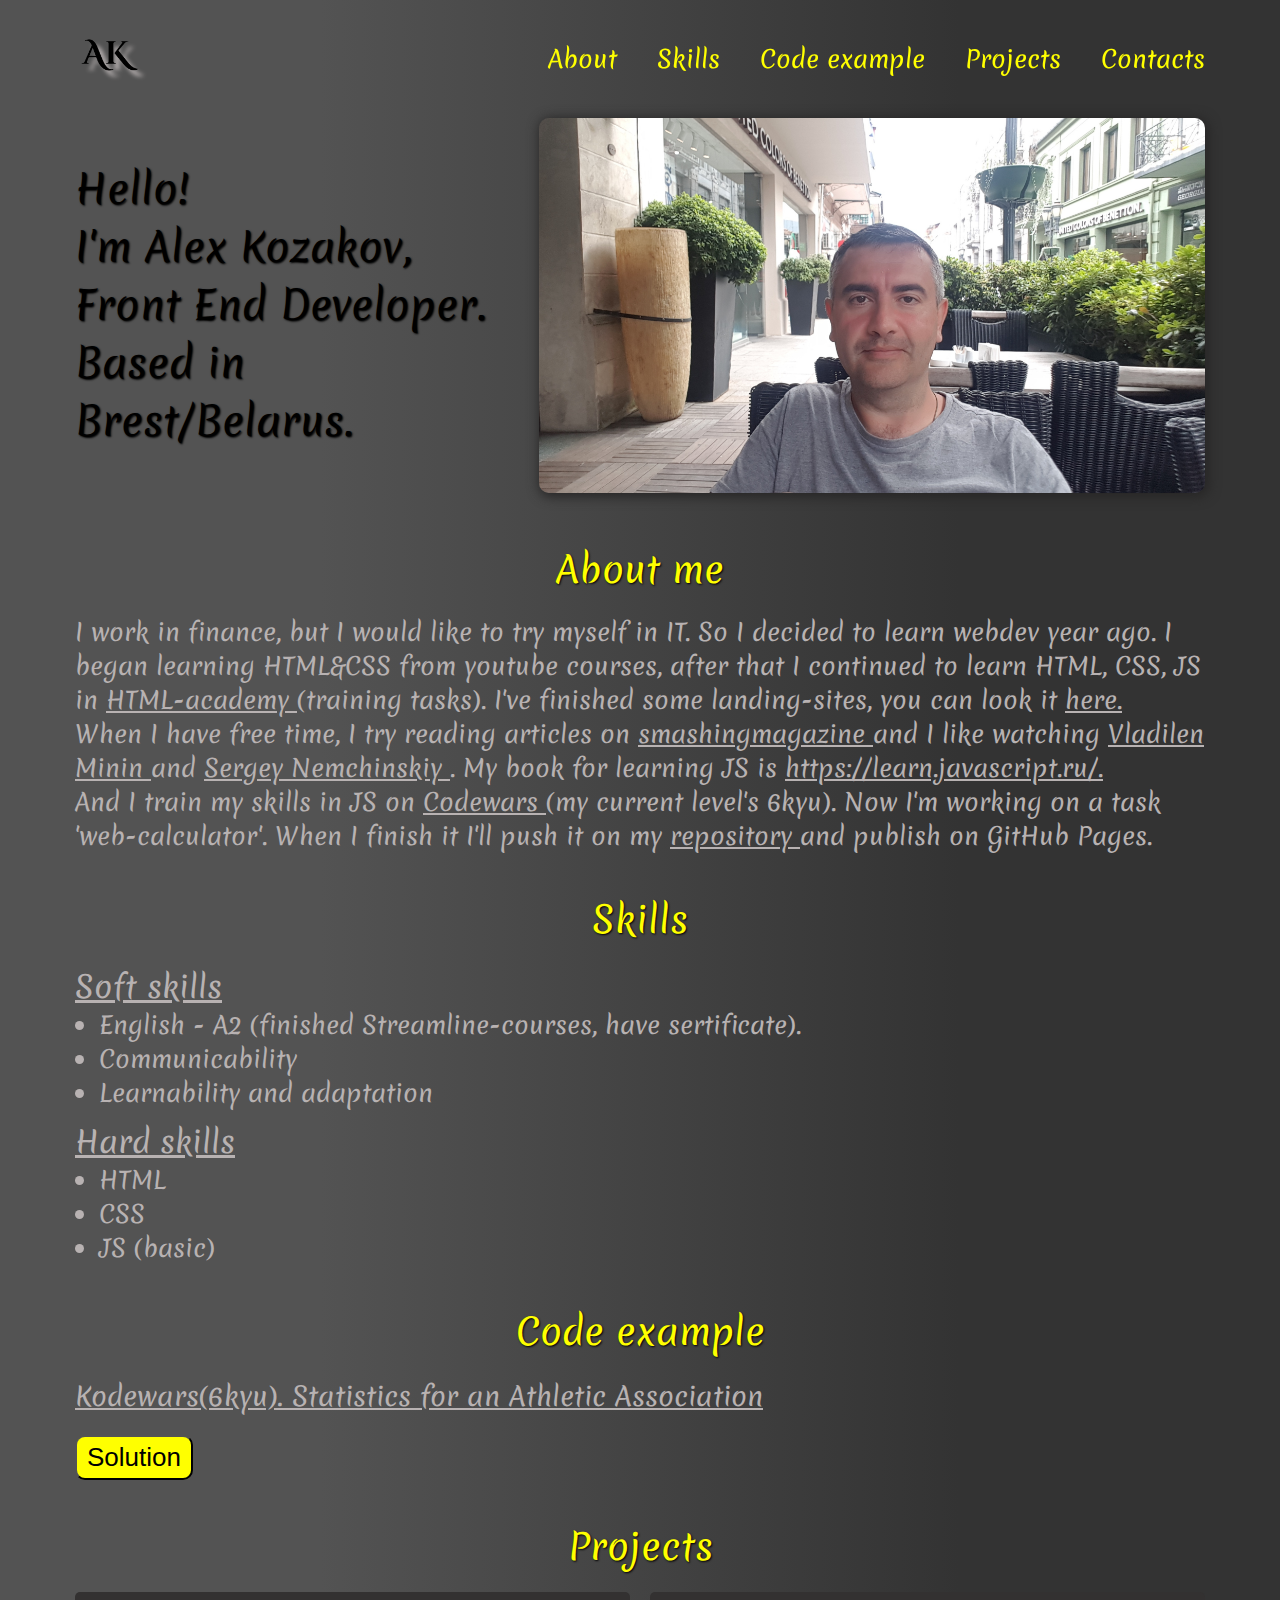
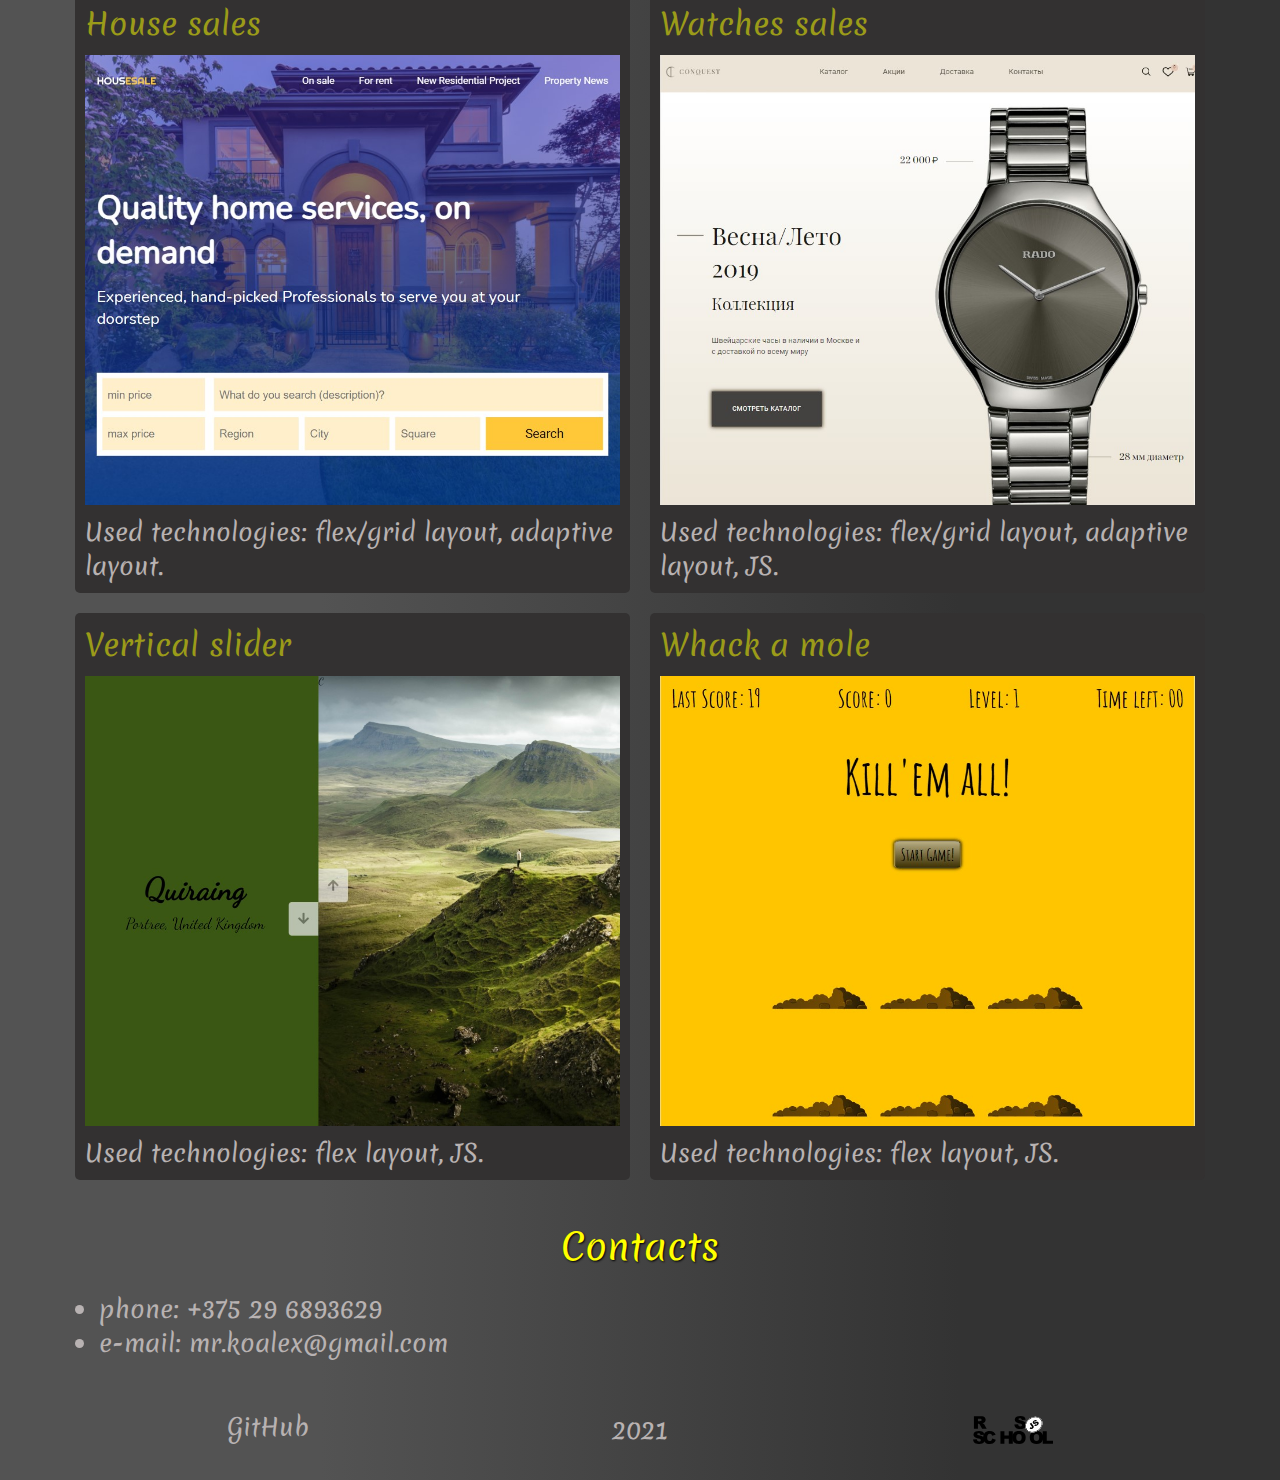
<file: index.html>
<!DOCTYPE html>
<html lang="en">
<head>
  <meta charset="UTF-8">
  <meta http-equiv="X-UA-Compatible" content="IE=edge">
  <meta name="viewport" content="width=device-width, initial-scale=1.0">
  <title>CV</title>

  <link rel="apple-touch-icon" sizes="180x180" href="img/favicon/apple-touch-icon.png">
  <link rel="icon" type="image/png" sizes="32x32" href="img/favicon/favicon-32x32.png">
  <link rel="icon" type="image/png" sizes="16x16" href="img/favicon/favicon-16x16.png">
  <link rel="manifest" href="img/favicon/site.webmanifest">
  <link rel="mask-icon" href="img/favicon/safari-pinned-tab.svg" color="#5bbad5">
  <link rel="shortcut icon" href="img/favicon/favicon.ico">
  <meta name="msapplication-TileColor" content="#da532c">
  <meta name="msapplication-config" content="img/favicon/browserconfig.xml">
  <meta name="theme-color" content="#ffffff">

  <link rel="stylesheet" href="css/style.css">
  <link rel="stylesheet" href="css/an-old-hope.min.css">
  <link rel="preconnect" href="https://fonts.googleapis.com">
  <link rel="preconnect" href="https://fonts.gstatic.com" crossorigin>
  <link href="https://fonts.googleapis.com/css2?family=Merienda&display=swap" rel="stylesheet">
  
</head>
<body>
  <div class="container">

    <header class="main-header">
      <div class="main-header__wrapper">
        <div class="main-header__logo">
          <a href="./index.html" class="main-header__logo-link">
            <img src="./img/header-logo.png" alt="my-logotype" class="main-header__logo-pic">
          </a>
        </div>
        <nav class="main-header__menu">
          <ul class="main-header__menu-list main-header__menu-list_hidden">
            <li class="main-header__menu-list-item">
              <a href="#about" class="main-header__menu-list-item-link">
                About
              </a>
            </li>
            <li class="main-header__menu-list-item">
              <a href="#skills" class="main-header__menu-list-item-link">
                Skills
              </a>
            </li>
            <li class="main-header__menu-list-item">
              <a href="#code" class="main-header__menu-list-item-link">
                Code example
              </a>
            </li>
            <li class="main-header__menu-list-item">
              <a href="#projects" class="main-header__menu-list-item-link">
                Projects
              </a>
            </li>
            <li class="main-header__menu-list-item">
              <a href="#contacts" class="main-header__menu-list-item-link">
                Contacts
              </a>
            </li>
          </ul>
        </nav>
        <div class="main-header__burger">
          <span class="burger-line-top"></span>
          <span class="burger-line-middle"></span>
          <span class="burger-line-bottom"></span>
        </div>
        <nav class="main-header__menu-burger">
          <ul class="main-header__menu-list main-header__menu-list_burger">
            <li class="main-header__menu-list-item">
              <a href="#about" class="main-header__menu-list-item-link">
                About
              </a>
            </li>
            <li class="main-header__menu-list-item">
              <a href="#skills" class="main-header__menu-list-item-link">
                Skills
              </a>
            </li>
            <li class="main-header__menu-list-item">
              <a href="#code" class="main-header__menu-list-item-link">
                Code example
              </a>
            </li>
            <li class="main-header__menu-list-item">
              <a href="#projects" class="main-header__menu-list-item-link">
                Projects
              </a>
            </li>
            <li class="main-header__menu-list-item">
              <a href="#contacts" class="main-header__menu-list-item-link">
                Contacts
              </a>
            </li>
          </ul>
        </nav>
      </div>
    </header>
  
    <main>
      <section class="promo">
        <div class="promo__wrapper">
          <div class="promo__descr">
            <h1 class="promo__title">
              Hello! 
              <br>
              I'm Alex Kozakov, Front End Developer.
              <br>
              Based in Brest/Belarus.
            </h1>
          </div>
          <div class="promo__img">
            <figure class="promo__img-wrap">
              <img src="./img/promo-bg.jpg" alt="photo" class="promo__img-pic">
            </figure>
          </div>
        </div> 
      </section>
  
      <section class="about" id="about">
        <div class="about__wrapper">
          <h2 class="main-title">
            About me
          </h2> 
          <p class="about__info">
            I work in finance, but I would like to try myself in IT. So I decided to learn webdev 
            year ago. I began learning HTML&CSS from youtube courses, after that I continued to learn HTML, 
            CSS, JS in 
            <a href="https://htmlacademy.ru/courses" class="main-link">
              HTML-academy 
            </a>
            (training tasks). I've finished some landing-sites, you can look it  
            <a href="#projects" class="main-link">
              here.
            </a>
            <br>
            When I have free time, I try reading articles on 
            <a href="https://www.smashingmagazine.com/" class="main-link">
              smashingmagazine 
            </a>
            and I like watching 
            <a href="https://www.youtube.com/c/VladilenMinin/featured" class="main-link">
              Vladilen Minin
            </a>
            and 
            <a href="https://www.youtube.com/c/SergeyNemchinskiy/featured" class="main-link">
              Sergey Nemchinskiy
            </a>
            . My book for learning JS is 
            <a href="https://learn.javascript.ru/" class="main-link">
              https://learn.javascript.ru/.
            </a>
            <br>
            And I train my skills in JS on 
            <a href="https://www.codewars.com/dashboard" class="main-link">
              Codewars 
            </a>
            (my current level's 6kyu). Now I'm working on a task 'web-calculator'. When I finish 
            it I'll push it on my <a href="https://github.com/KozakovAlex" class="main-link">
              repository
            </a> and publish on GitHub Pages. 
          </p>
        </div>
      </section>
  
      <section class="skills" id="skills">
        <div class="skills__wrapper">
          <h2 class="main-title">
            Skills
          </h2>
          <div class="skills__soft">
            <h3 class="skills__title">
              Soft skills
            </h3>
            <ul class="skills__list">
              <li class="skills__list-item">
                English - A2 (finished Streamline-courses, have sertificate).
              </li>
              <li class="skills__list-item">
                Communicability
              </li>
              <li class="skills__list-item">
                Learnability and adaptation
              </li>
            </ul>
          </div>
          <div class="skills__hard">
            <h3 class="skills__title">
              Hard skills
            </h3>
            <ul class="skills__list">
              <li class="skills__list-item">
                HTML
              </li>
              <li class="skills__list-item">
                CSS
              </li>
              <li class="skills__list-item">
                JS (basic)
              </li>
            </ul>
          </div>
        </div>
      </section>

      <section class="code" id="code">
        <div class="code__wrapper">
          <h2 class="main-title">
            Code example
          </h2>
          <h4 class="code-title">
            <a href="https://www.codewars.com/kata/55b3425df71c1201a800009c" class="main-link">
              Kodewars(6kyu). Statistics for an Athletic Association
            </a>
          </h4>
          <button type="button" class="code-title-button">
            Solution
          </button>
          <pre class="code-example code-example_disabled">
            <code class="js">
function TimeObj(hours, minutes, seconds) {
  this.hours = Number(hours);
  this.minutes = Number(minutes);
  this.seconds = Number(seconds);
  this.toSeconds = function() {
    return this.hours * 3600 + this.minutes * 60 + this.seconds;
  };
  this.stringFormat = function() {
    let h = this.hours;
    let m = this.minutes;
    let s = this.seconds;
    if (h &lt; 10) {h = '0' + h} else {h = '' + h};
    if (m &lt; 10) {m = '0' + m} else {m = '' + m};
    if (s &lt; 10) {s = '0' + s} else {s = '' + s};
    return h + '|' + m + '|' + s;
  }
}

function parseTeamRawData(stringRawDataRunners) {
  return stringRawDataRunners.split(', ')
    .map(item => item.split('|'))
    .map(item => new TimeObj(item[0], item[1], item[2]));
}

function convertSecondsToTimeObj(totalSeconds) {
  let hours = Math.trunc(totalSeconds / 3600);
  let minutes = Math.trunc((totalSeconds - (Math.trunc(totalSeconds / 3600)) * 3600) / 60);
  let seconds = totalSeconds - Math.trunc(totalSeconds / 3600) * 3600 - Math.trunc((totalSeconds - (Math.trunc(totalSeconds / 3600)) * 3600) / 60) * 60;
  return new TimeObj(hours, minutes, seconds);
}

function calculateTeamAnalytics(runnersResults) {
  let arrayInSecSort = runnersResults.map(item => item.toSeconds()).sort();
  let rangeInSec = arrayInSecSort[arrayInSecSort.length - 1] - arrayInSecSort[0];
  let averageInSec = Math.trunc(arrayInSecSort.reduce((sum, current) => sum + current) / (arrayInSecSort.length));
  let medianInSec;
  if (arrayInSecSort.length % 2 == 0) {
    medianInSec = Math.trunc((arrayInSecSort[arrayInSecSort.length / 2] + arrayInSecSort[arrayInSecSort.length / 2 - 1]) / 2);
  } else {
    medianInSec = arrayInSecSort[(arrayInSecSort.length - 1) / 2];
  }
  return {
    range: convertSecondsToTimeObj(rangeInSec),
    average: convertSecondsToTimeObj(averageInSec),
    median: convertSecondsToTimeObj(medianInSec),
  }
}

function formatAnalyticsString(teamAnalytics) {
  return 'Range: ' + teamAnalytics.range.stringFormat() + ' Average: ' + teamAnalytics.average.stringFormat() + ' Median: ' + teamAnalytics.median.stringFormat();
}

function stat(teamData) {
  if (teamData == '') return '';
  let runnerResults = parseTeamRawData(teamData);
  let teamAnalytics = calculateTeamAnalytics(runnerResults);
  return formatAnalyticsString(teamAnalytics);
}

//Run function:
stat("01|15|59, 1|47|16, 01|17|20, 1|32|34, 2|17|17") // Range: 01|01|18 Average: 01|38|05 Median: 01|32|34
            </code>
          </pre>
        </div>
      </section>

      <section class="projects" id="projects">
        <div class="projects__wrapper">
          <h2 class="main-title">
            Projects
          </h2>
          <div class="projects__items">
            <div class="projects__item">
              <a href="https://kozakovalex.github.io/HouseSale_landing/" class="projects__item-link" target="_blank">
                <h3 class="projects__item-title">
                  House sales
                </h3>
                <div class="projects__item-img">
                  <img src="./img/house-sales.jpg" alt="House sale" class="projects__item-pic">
                </div>
                <p class="projects__item-descr">
                  Used technologies: flex/grid layout, adaptive layout.
                </p>
              </a>
            </div>
            <div class="projects__item">
              <a href="https://kozakovalex.github.io/Watch-sales/index.html#!" class="projects__item-link" target="_blank">
                <h3 class="projects__item-title">
                  Watches sales
                </h3>
                <div class="projects__item-img">
                  <img src="./img/watches-sales.jpg" alt="Watches sale" class="projects__item-pic">
                </div>
                <p class="projects__item-descr">
                  Used technologies: flex/grid layout, adaptive layout, JS.
                </p>
              </a>
            </div>
            <div class="projects__item">
              <a href="https://kozakovalex.github.io/rsschool-cv/vertical-slider/" class="projects__item-link" target="_blank">
                <h3 class="projects__item-title">
                  Vertical slider
                </h3>
                <div class="projects__item-img">
                  <img src="./img/Vertical-slider.jpg" alt="Vertical slider" class="projects__item-pic">
                </div>
                <p class="projects__item-descr">
                  Used technologies: flex layout, JS.
                </p>
              </a>
            </div>
            <div class="projects__item">
              <a href="https://kozakovalex.github.io/rsschool-cv/whack-a-mole/" class="projects__item-link" target="_blank">
                <h3 class="projects__item-title">
                  Whack a mole
                </h3>
                <div class="projects__item-img">
                  <img src="./img/Whack-a-mole.jpg" alt="Whack a mole" class="projects__item-pic">
                </div>
                <p class="projects__item-descr">
                  Used technologies: flex layout, JS.
                </p>
              </a>
            </div>
          </div>
        </div>
      </section>

      <section class="contacts" id="contacts">
        <div class="contacts__wrapper">
          <h2 class="main-title">
            Contacts
          </h2>
          <ul class="contacs__list">
            <li class="contacts__list-item">
              phone: +375 29 6893629
            </li>
            <li class="contacts__list-item">
              e-mail: mr.koalex@gmail.com
            </li>
          </ul>
        </div>
      </section>

    </main>
  
    <footer class="main-footer">
      <div class="main-footer__wrapper">
        <ul class="main-footer__list">
          <li class="main-footer__list-item">
            <a href="https://github.com/KozakovAlex" class="main-footer__list-item-link">
              GitHub
            </a>
          </li>
          <li class="main-footer__list-item">
              2021
          </li>
          <li class="main-footer__list-item">
            <a href="https://rs.school/js/" class="main-footer__list-item-link">
              <img src="./img/footer-logo.svg" alt="logotype-RSSchool">
            </a>
          </li>
        </ul>
      </div>
    </footer>

    <div class="up-button">
      <img src="./img/up-arrow.png" alt="up-button arrow" class="up-button-pic">
    </div>

  </div>

  <script src="js/main.js"></script>
  <script src="js/highlight.min.js"></script>
  <script>hljs.highlightAll();</script>


</body>
</html>
</file>
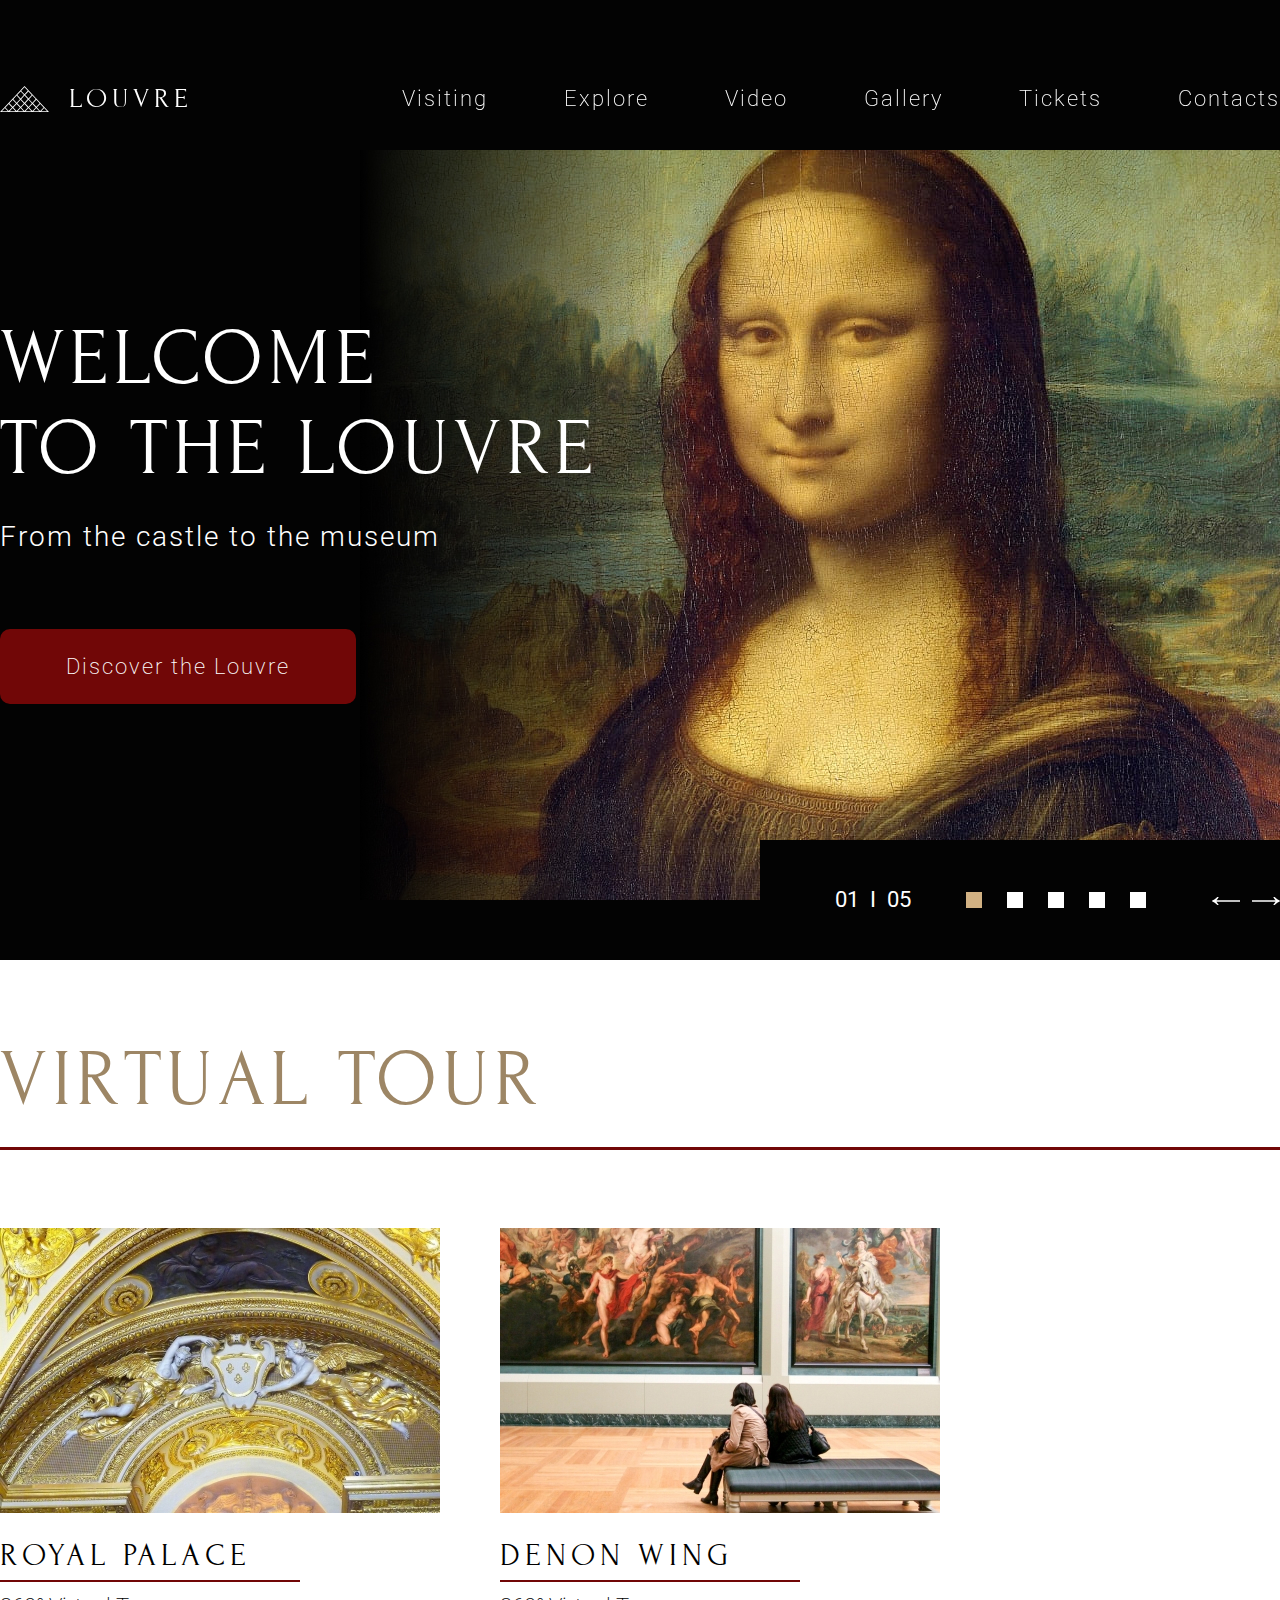
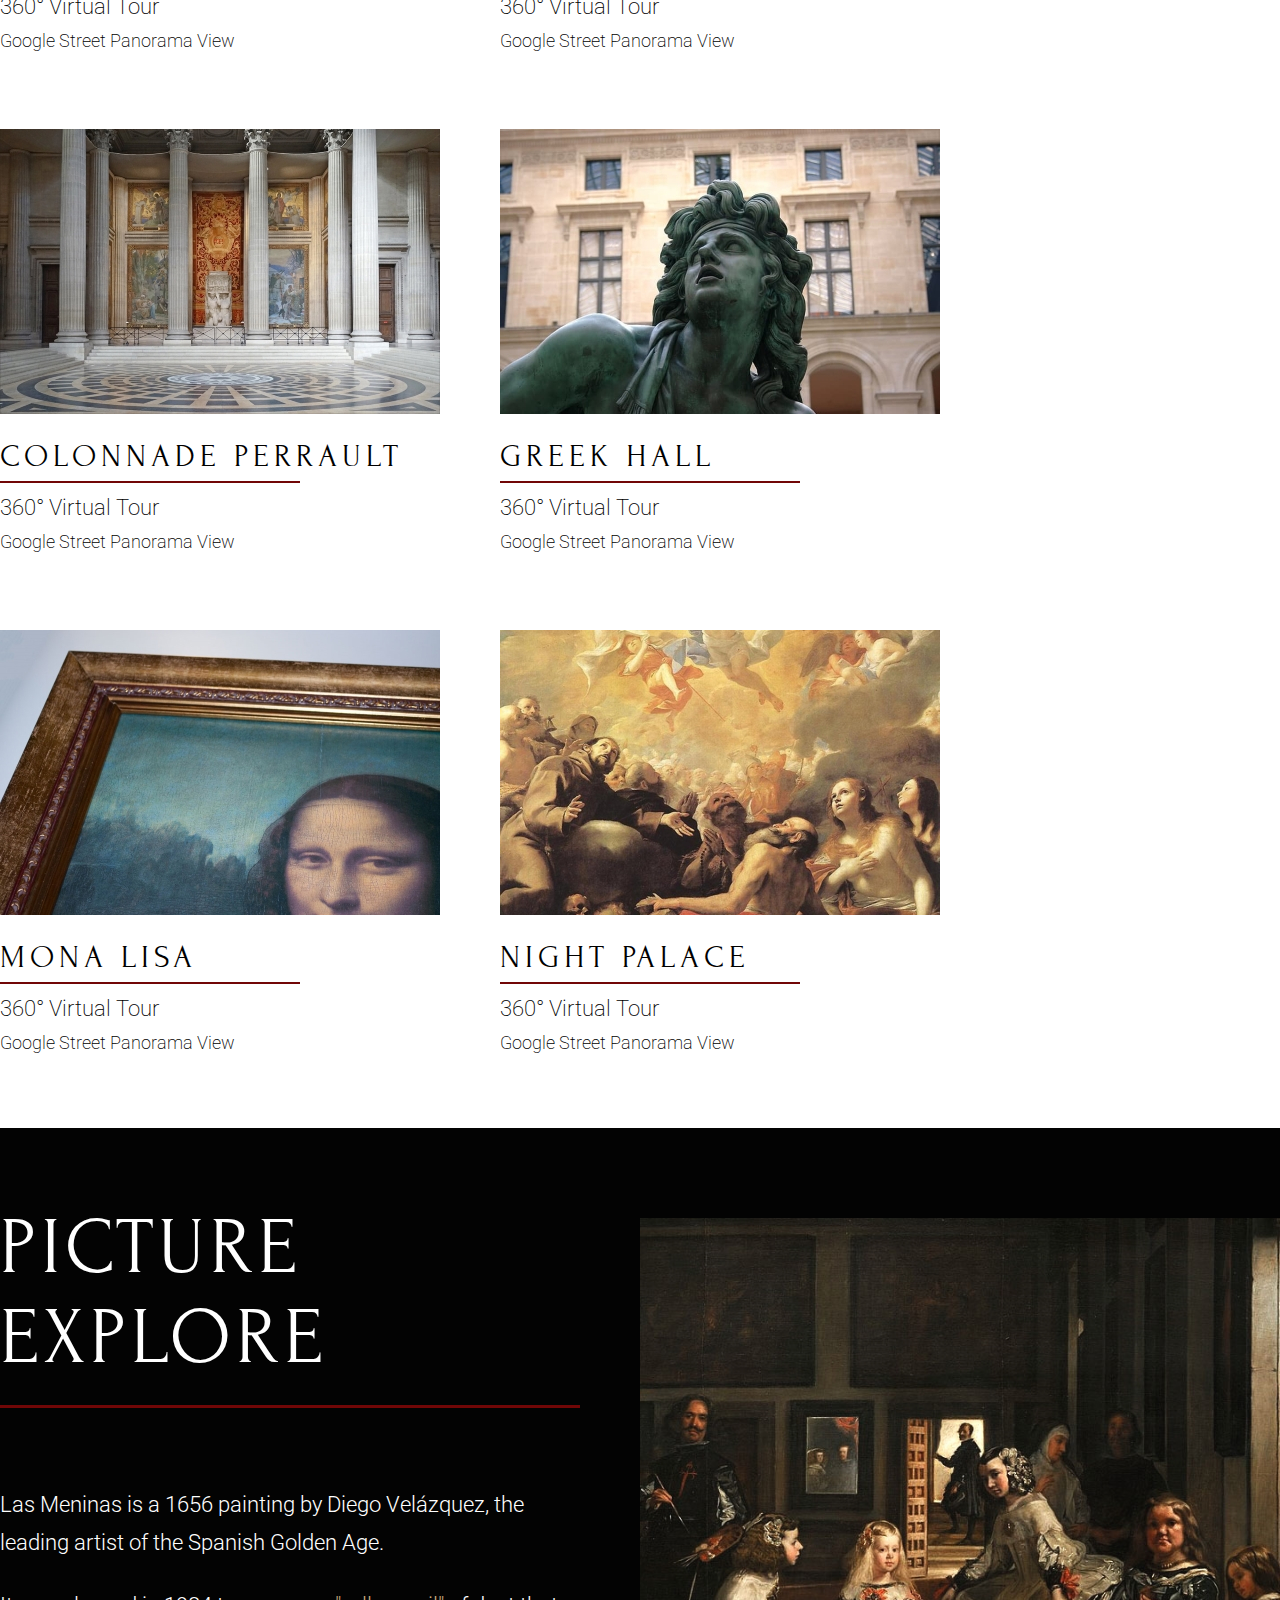
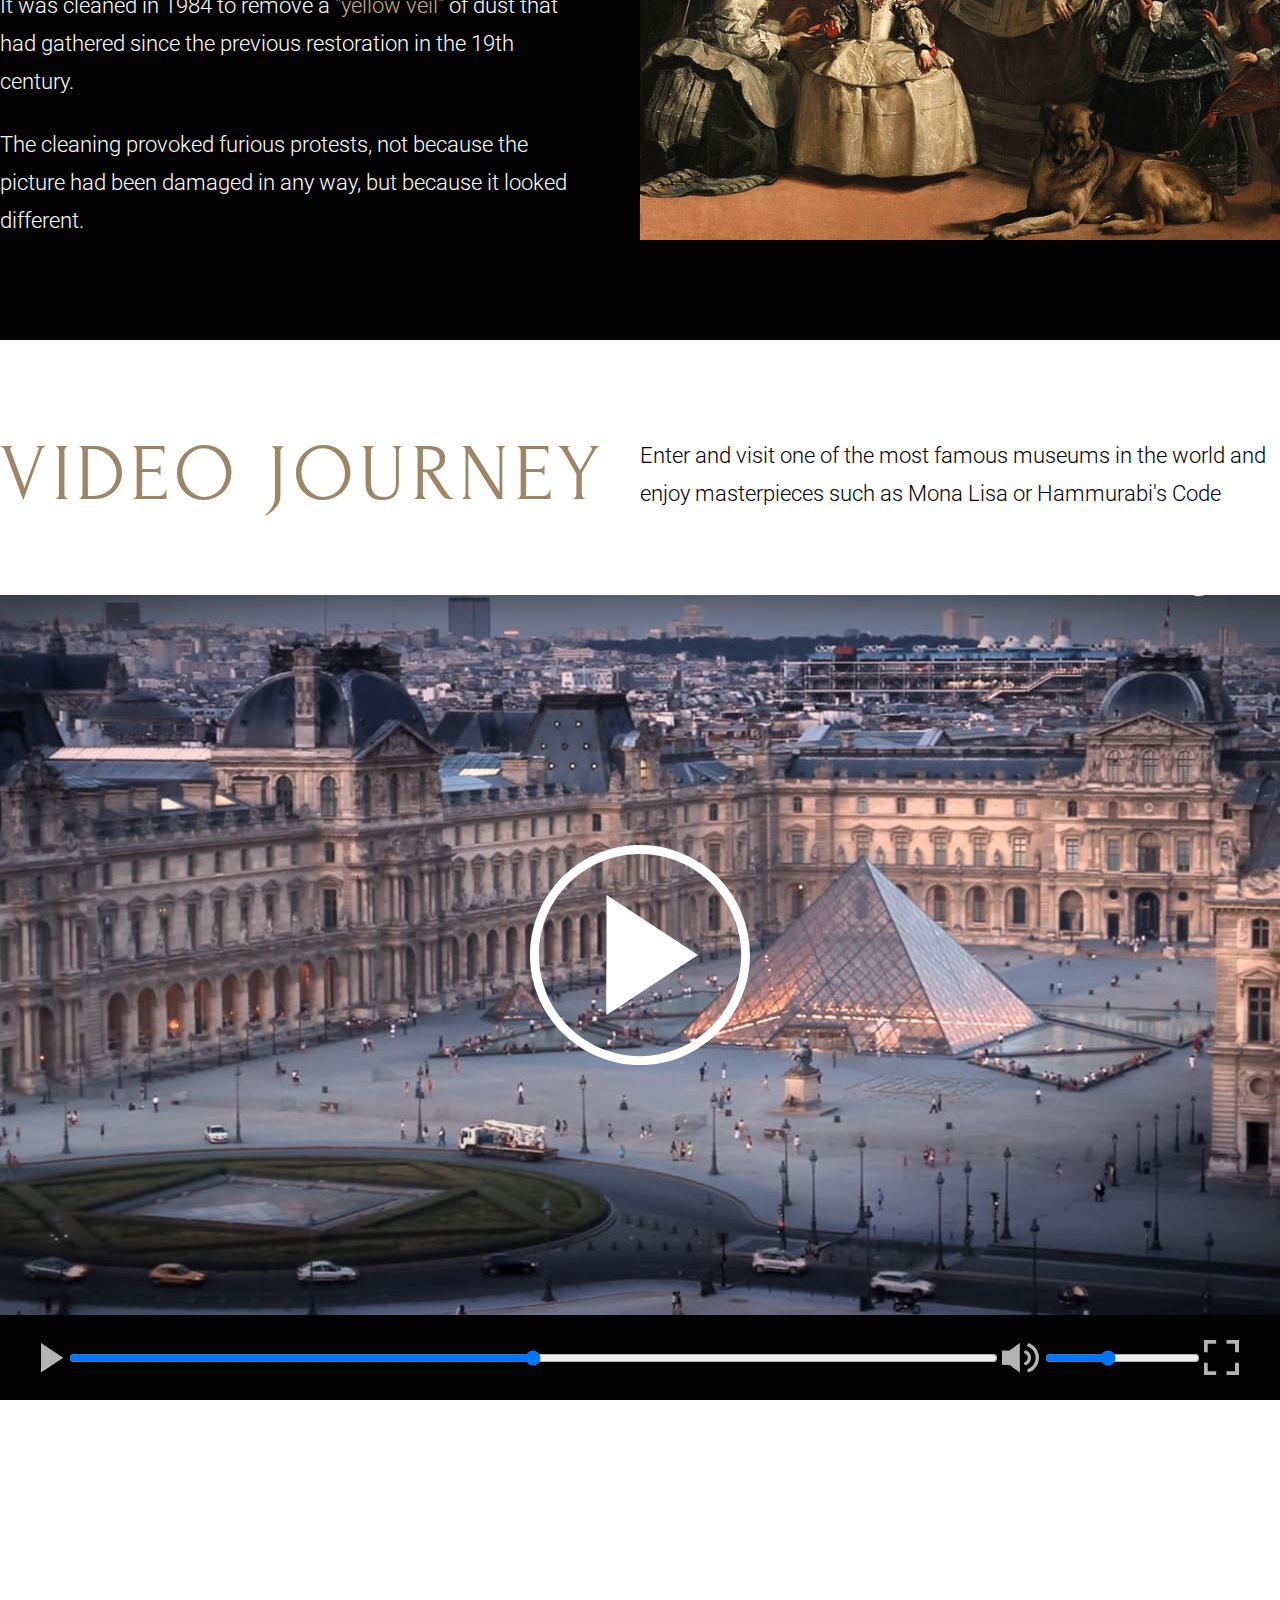
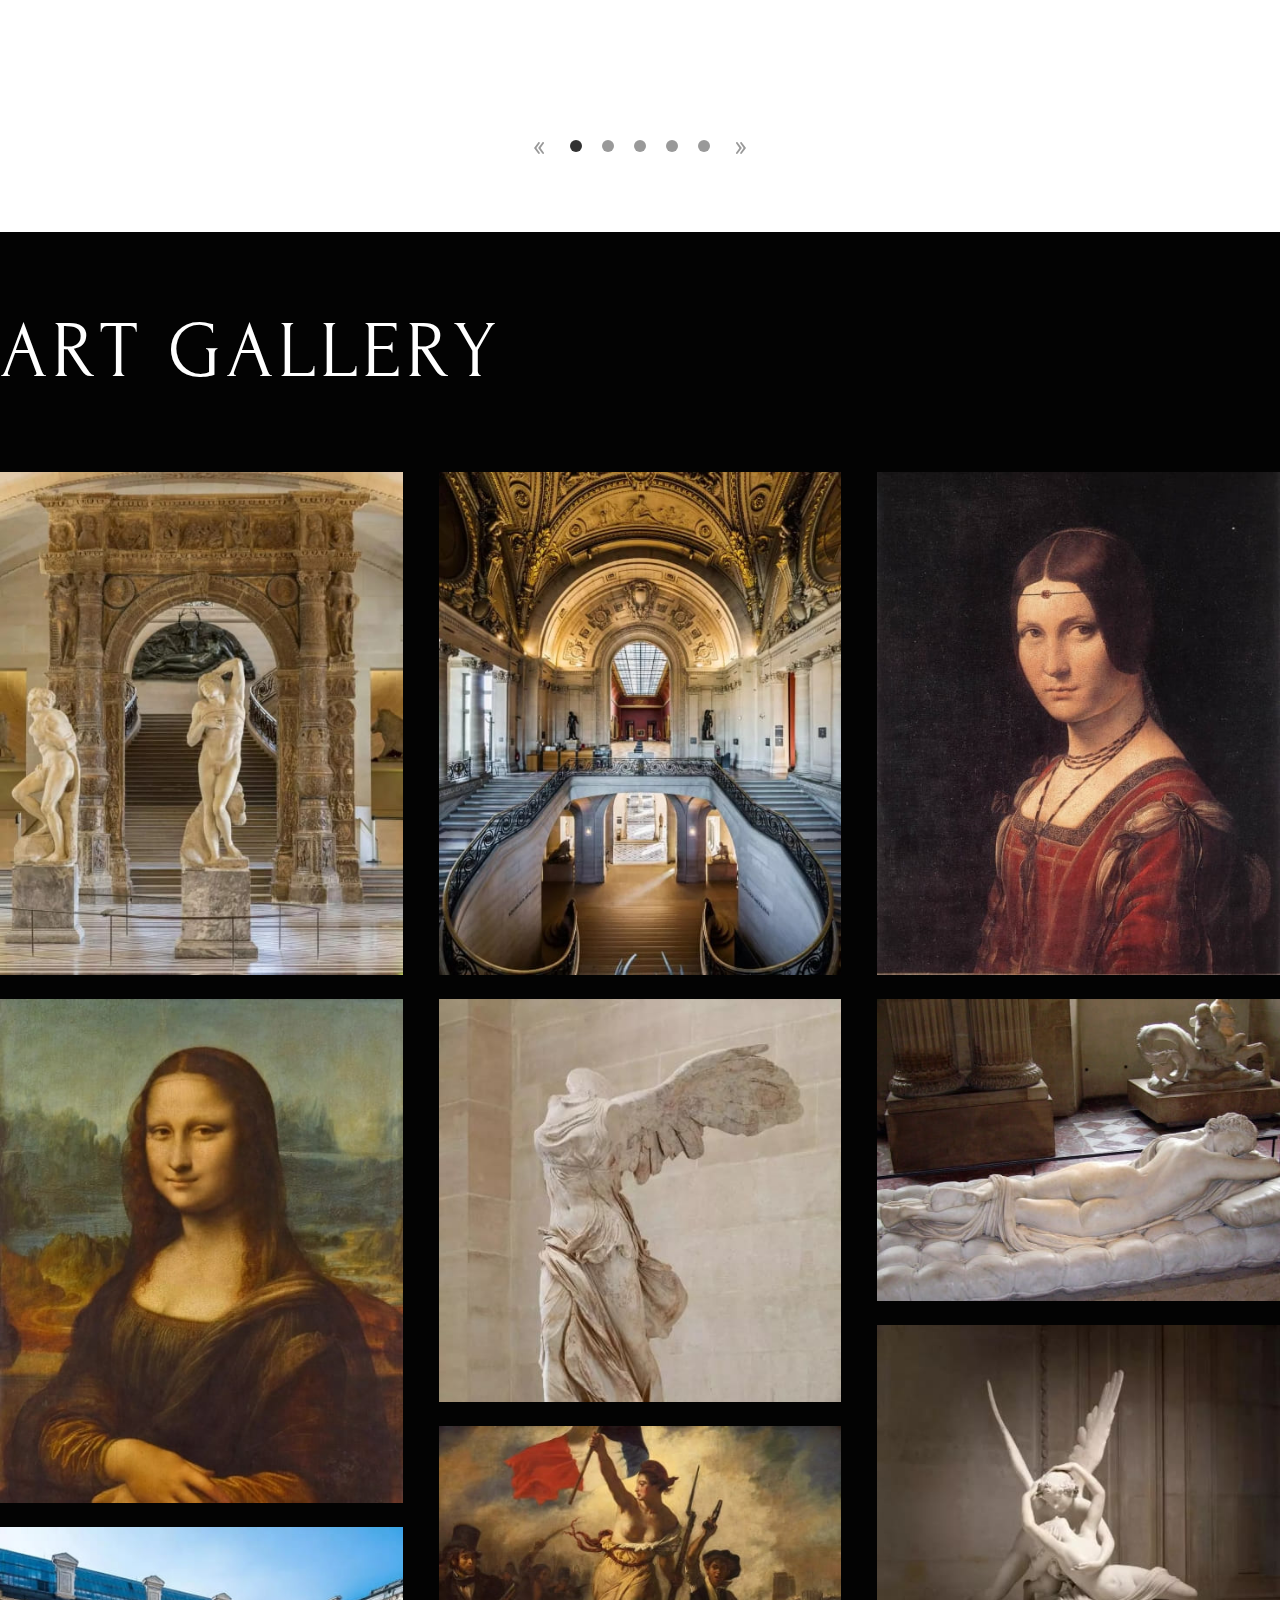
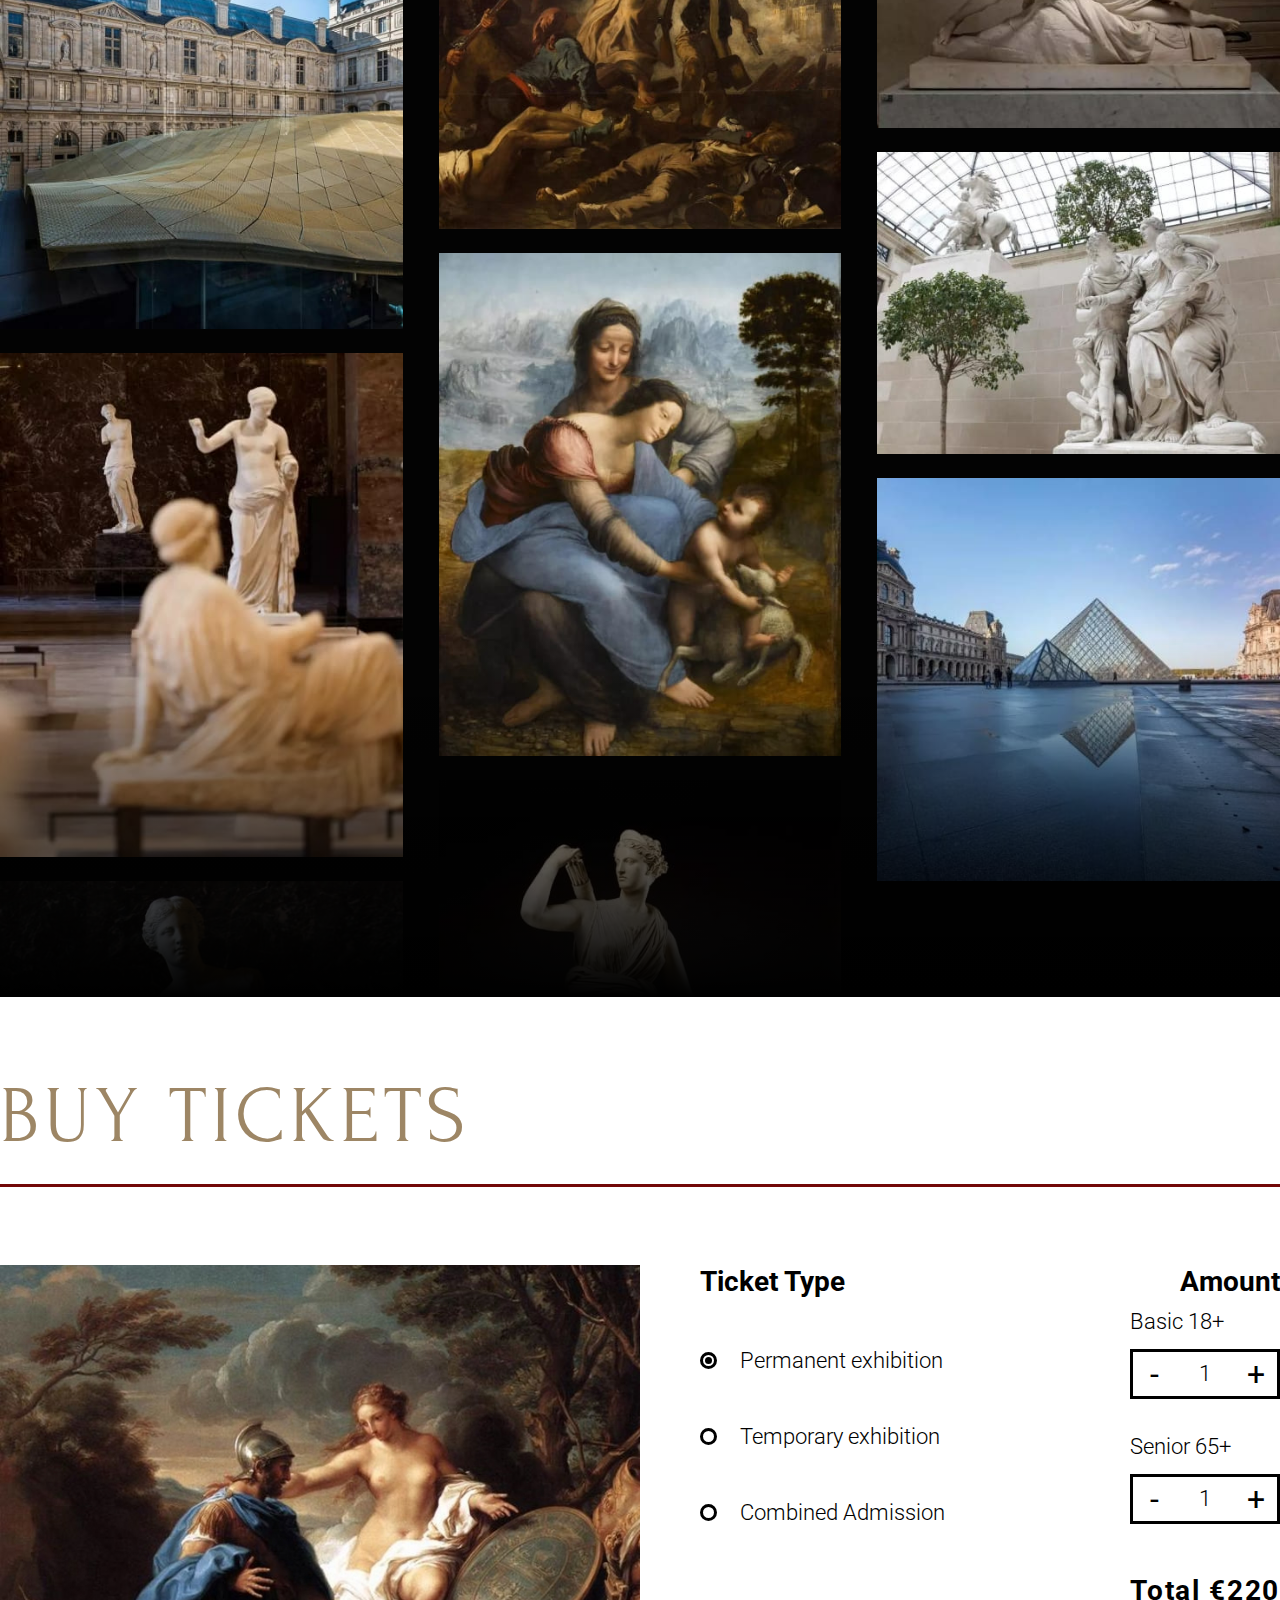
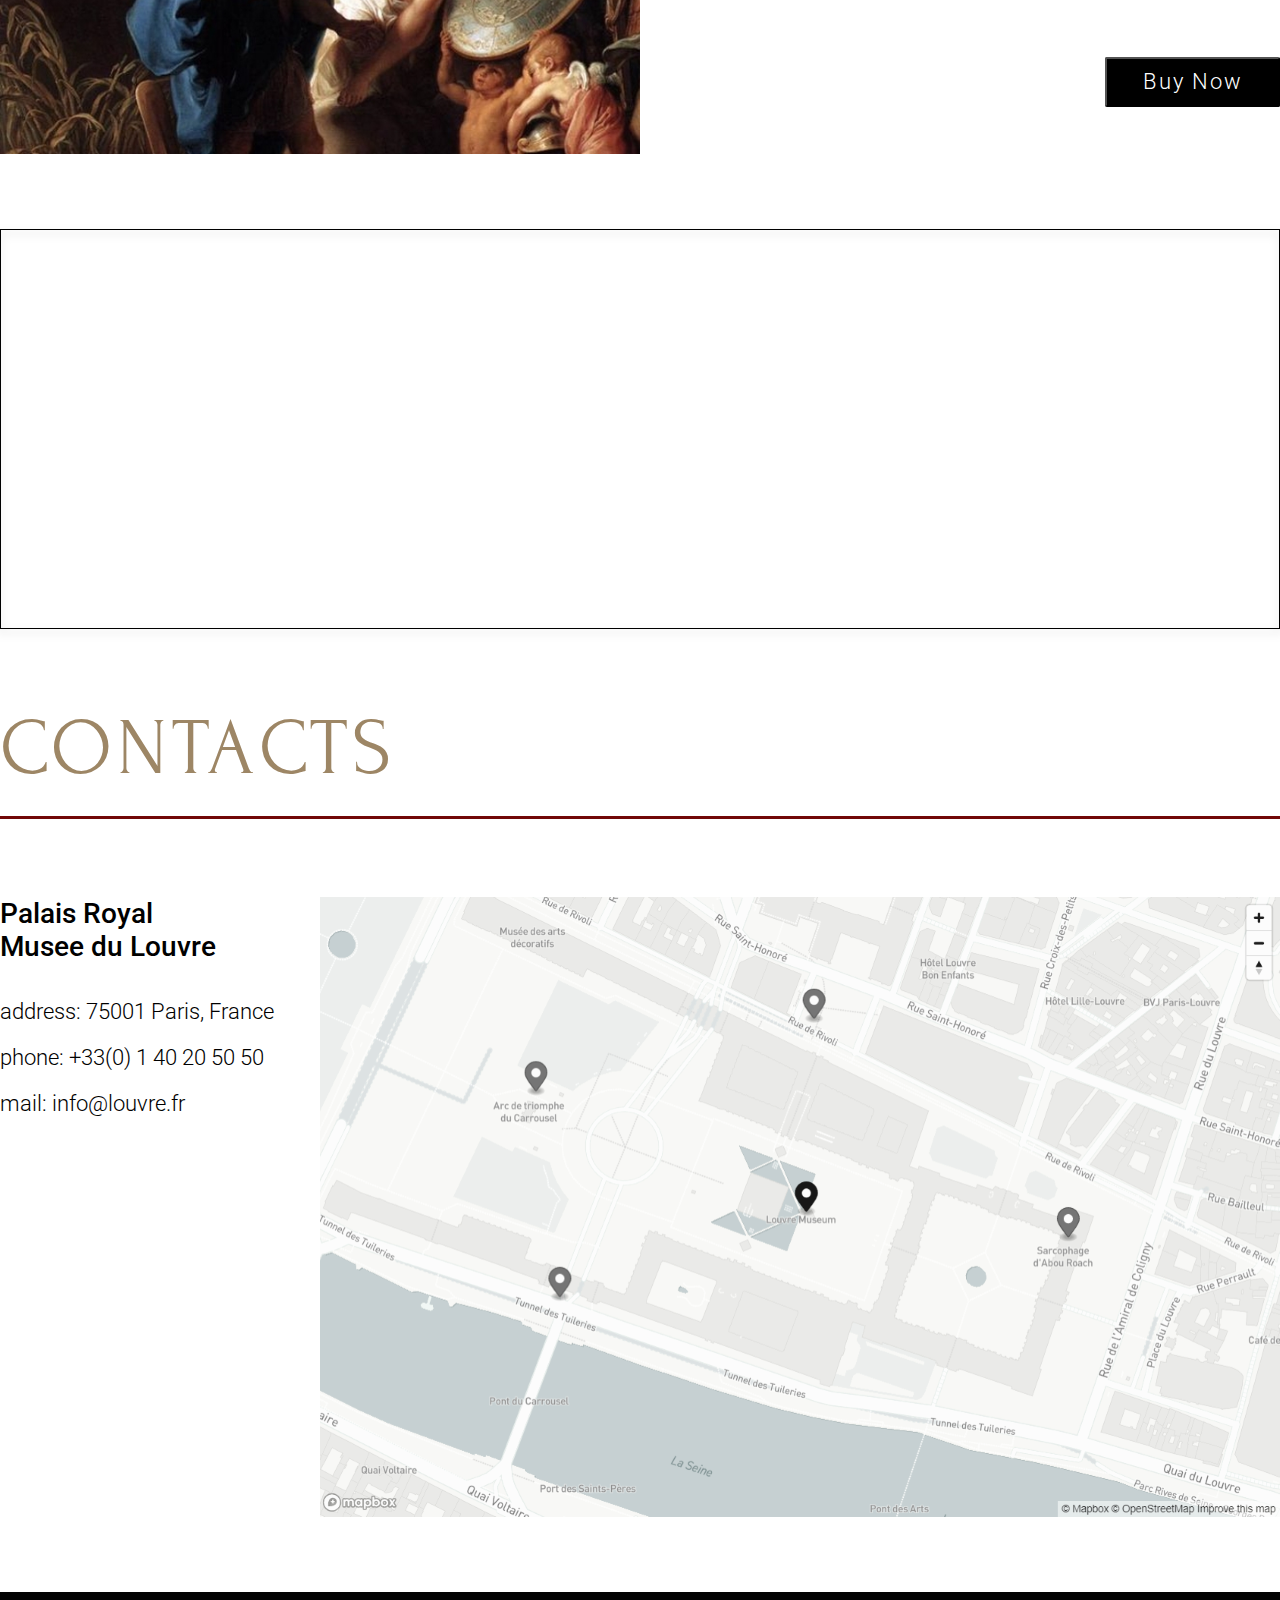
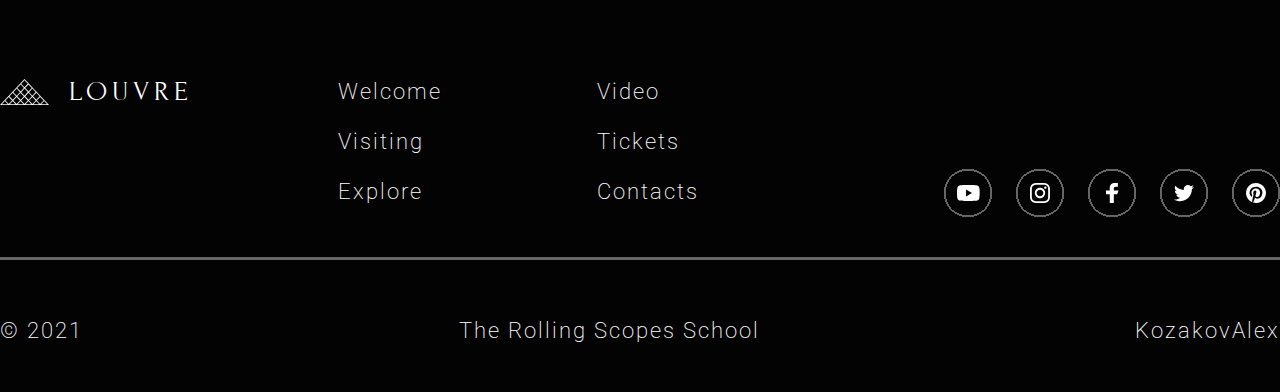
<file: museum/index.html>
<!DOCTYPE html>
<html lang="en">
<head>
  <meta charset="UTF-8">
  <meta http-equiv="X-UA-Compatible" content="IE=edge">
  <meta name="viewport" content="width=device-width, initial-scale=1.0">
  <title>Museum</title>
  <link rel="stylesheet" href="css/style.css">
  <link rel="stylesheet" href="css/reset.css">

  <link rel="preconnect" href="https://fonts.googleapis.com">
  <link rel="preconnect" href="https://fonts.gstatic.com" crossorigin>
  <link href="https://fonts.googleapis.com/css2?family=Forum&display=swap" rel="stylesheet">

  <link rel="preconnect" href="https://fonts.googleapis.com">
  <link rel="preconnect" href="https://fonts.gstatic.com" crossorigin>
  <link href="https://fonts.googleapis.com/css2?family=Roboto:wght@300&display=swap" rel="stylesheet">

  <link rel="shortcut icon" href="img/favicon/favicon.ico">

</head>
<body>

  <header class="main-header">
    <div class="container">
      <div class="main-header__wrapper">
        <div class="logo">
          <a href="#!" class="logo__link">
            <img src="./img/svg/logo.svg" alt="Louvre" class="logo__pic">
            <h1 class="logo__title">
              Louvre
            </h1>
          </a>
        </div>
        <nav class="main-nav">
          <ul class="main-nav__list">
            <li class="main-nav__item">
              <a href="#visiting" class="main-nav__link">
                Visiting
              </a>
            </li>
            <li class="main-nav__item">
              <a href="#explore" class="main-nav__link">
                Explore
              </a>
            </li>
            <li class="main-nav__item">
              <a href="#video" class="main-nav__link">
                Video
              </a>
            </li>
            <li class="main-nav__item">
              <a href="#gallery" class="main-nav__link">
                Gallery
              </a>
            </li>
            <li class="main-nav__item">
              <a href="#tickets" class="main-nav__link">
                Tickets
              </a>
            </li>
            <li class="main-nav__item">
              <a href="#contacts" class="main-nav__link">
                Contacts
              </a>
            </li>
          </ul>
        </nav>
      </div>
    </div>
  </header>

  <main>

    <section class="welcome" id="welcome">
      <div class="container">
        <div class="welcome__wrapper">
          <div class="welcome__intro">
            <h2 class="main-title main-title_white">
              Welcome <br> to the Louvre
            </h2>
            <p class="welcome__text">
              From the castle to the museum
            </p>
            <a href="https://www.google.com/maps/@48.8618159,2.3366818,3a,75y,81.55h,73.4t/data=!3m7!1e1!3m5!1sAF1QipOVxZQuSy3Bx9T_HpH_7FtBHDTXvI6SF-A10ocT!2e10!3e12!7i5472!8i2736" class="welcome__button">
              Discover the Louvre
            </a>
          </div>
          <div class="welcome__slider">
            <div class="welcome__slider-wrap">
              <div class="welcome__numbers">
                <span class="welcome__numbers-item">01</span>
                <span class="welcome__numbers-item">I</span>
                <span class="welcome__numbers-item">05</span>
              </div>
              <div class="welcome__carousel">
                <div class="welcome__carousel-slide welcome__carousel-slide_active"></div>
                <div class="welcome__carousel-slide"></div>
                <div class="welcome__carousel-slide"></div>
                <div class="welcome__carousel-slide"></div>
                <div class="welcome__carousel-slide"></div>
              </div>
              <div class="welcome__arrows">
                <button class="welcome__arrows-btn welcome__arrows-btn_left">
                  <img src="./img/welcome/welcome-arrow-left.svg" alt="arrow left" class="welcome__arrows-btn-pic">
                </button>
                <button class="welcome__arrows-btn welcome__arrows-btn_right">
                  <img src="./img/welcome/welcome-arrow-right.svg" alt="arrow right" class="welcome__arrows-btn-pic">
                </button>
              </div>
            </div>
          </div>
        </div>

      </div>
    </section>
  
    <section class="visiting" id="visiting">
      <div class="container">
        <div class="visiting__wrapper">
          <h2 class="main-title main-title_gold">
            Virtual tour
          </h2>
          <div class="visiting__cards">

            <div class="visiting__card">
              <a href="https://www.google.com/maps/@48.8606882,2.3356791,3a,90y,328.36h,87.55t/data=!3m7!1e1!3m5!1sAF1QipMZ9YgnArbwEIbTDANeSQYFu9gNqpW_2Sv8FBvY!2e10!3e12!7i4352!8i1815" class="visiting__card-link">
                <div class="visiting__card-pic">
                  <img src="./img/visiting-card-img-1.jpg" alt="Royal Palace" class="visiting__card-img">
                </div>
                <h3 class="visiting__card-title">
                    Royal Palace
                </h3>
                <p class="visiting__card-virtual">
                  360° Virtual Tour
                </p>
                <p class="visiting__card-panorama">
                  Google Street Panorama View
                </p>
              </a>
            </div>

            <div class="visiting__card">
              <a href="https://www.google.com/maps/@48.8563254,2.3352706,3a,75y,90t/data=!3m7!1e1!3m5!1sAF1QipNRj_CwP4coDMYdCHj6qHeBeJpI2VxU5BUsOX4F!2e10!3e12!7i11000!8i5500" class="visiting__card-link">
                <div class="visiting__card-pic">
                  <img src="./img/visiting-card-img-2.jpg" alt="Denon Wing" class="visiting__card-img">
                </div>
                <h3 class="visiting__card-title">
                  Denon Wing
                </h3>
                <p class="visiting__card-virtual">
                  360° Virtual Tour
                </p>
                <p class="visiting__card-panorama">
                  Google Street Panorama View
                </p>
              </a>
            </div>

            <div class="visiting__card">
              <a href="https://www.google.com/maps/@48.8601723,2.3395439,3a,88.4y,322.04h,84.25t/data=!3m7!1e1!3m5!1sAF1QipNMZGQuEA-pAUvIG_eP_2f3gWTKZEJ6XLVJ-Pgb!2e10!3e12!7i10240!8i5120" class="visiting__card-link">
                <div class="visiting__card-pic">
                  <img src="./img/visiting-card-img-3.jpg" alt="Colonnade Perrault" class="visiting__card-img">
                </div>
                <h3 class="visiting__card-title">
                  Colonnade Perrault
                </h3>
                <p class="visiting__card-virtual">
                  360° Virtual Tour
                </p>
                <p class="visiting__card-panorama">
                  Google Street Panorama View
                </p>
              </a>
            </div>

            <div class="visiting__card">
              <a href="https://www.google.com/maps/@48.860183,2.3356156,3a,90y,177.69h,95.61t/data=!3m7!1e1!3m5!1sAF1QipP7uFZnTITRe-7AEVAgHAfqiCL-03gvBHcYWgF3!2e10!3e12!7i5472!8i2736" class="visiting__card-link">
                <div class="visiting__card-pic">
                  <img src="./img/visiting-card-img-4.jpg" alt="Greek hall" class="visiting__card-img">
                </div>
                <h3 class="visiting__card-title">
                  Greek hall
                </h3>
                <p class="visiting__card-virtual">
                  360° Virtual Tour
                </p>
                <p class="visiting__card-panorama">
                  Google Street Panorama View
                </p>
              </a>
            </div>

            <div class="visiting__card">
              <a href="https://www.google.com/maps/@48.8598788,2.3355157,3a,82.2y,7.53h,94t/data=!3m7!1e1!3m5!1sAF1QipO1wkUUbyzpPjj-OR0mR5etZJT-xl-40XK8rDQ3!2e10!3e12!7i10240!8i5120" class="visiting__card-link">
                <div class="visiting__card-pic">
                  <img src="./img/visiting-card-img-5.jpg" alt="Mona Lisa" class="visiting__card-img">
                </div>
                <h3 class="visiting__card-title">
                  Mona Lisa
                </h3>
                <p class="visiting__card-virtual">
                  360° Virtual Tour
                </p>
                <p class="visiting__card-panorama">
                  Google Street Panorama View
                </p>
              </a>
            </div>

            <div class="visiting__card">
              <a href="https://www.google.com/maps/@48.8563254,2.3352706,3a,90y,21.26h,79.91t/data=!3m7!1e1!3m5!1sAF1QipPpGAowYatVyk3MMGnZAaQkYm2EUk-Dlca06SS5!2e10!3e12!7i11304!8i5652" class="visiting__card-link">
                <div class="visiting__card-pic">
                  <img src="./img/visiting-card-img-6.jpg" alt="Night Palace" class="visiting__card-img">
                </div>
                <h3 class="visiting__card-title">
                  Night Palace
                </h3>
                <p class="visiting__card-virtual">
                  360° Virtual Tour
                </p>
                <p class="visiting__card-panorama">
                  Google Street Panorama View
                </p>
              </a>
            </div>

          </div>
        </div>
      </div>
    </section>

    <section class="explore" id="explore">
      <div class="container">
        <div class="explore__wrapper">
          <div class="explore__column-descr">
            <h2 class="main-title main-title_white">
              Picture explore
            </h2>
            <p class="explore__text">
              Las Meninas is a 1656 painting by Diego Velázquez, the leading artist of the Spanish Golden Age.
            </p>
            <p class="explore__text">
              It was cleaned in 1984 to remove a <span class="explore__text-color">"yellow veil"</span> of dust that had gathered since the previous restoration in the 19th century.
            </p>
            <p class="explore__text">
              The cleaning provoked furious protests, not because the picture had been damaged in any way, but because it looked different.
            </p>
          </div>
          <div class="explore__column-pic">
            <img src="./img/explore-img.jpg" alt="Las Meninas" class="explore__column-img">
          </div>
        </div>
      </div>
    </section>

    <section class="video" id="video">
      <div class="container">
        <div class="video__wrapper">
          <div class="video__title">
            <h2 class="main-title main-title_gold">
              Video journey
            </h2>
            <div class="video__title-wrap-descr">
              <p class="video__title-descr">
                Enter and visit one of the most famous museums in the world and enjoy masterpieces such as Mona Lisa or Hammurabi's Code
              </p>
            </div>
          </div>
          <div class="video__item">
            <div class="video__poster">
              <img src="./img/video/video-poster-0.jpg" alt="video" class="video__pic">
              <button class="video__play"></button>
            </div>
            <div class="video__controls">
              <!-- <button class="video__button button-play-prev"></button> -->
              <button class="video__button button-play"></button>
              <!-- <button class="video__button button-play-next"></button> -->
              <input type="range" class="tape-range" min="0" max="100" step="1" value="50">
              <button class="video__button button-sound"></button>
              <input type="range" class="sound-range" min="0" max="100" step="1" value="40">
              <button class="video__button button-zoom"></button>
            </div>
          </div>
          <div class="video__slider">
            <div class="video__slider-videos">
              <div class="video__slider-item">
                <iframe width="452" height="254" class="video__slider-video" src="https://www.youtube.com/embed/aWmJ5DgyWPI" allow="accelerometer; autoplay; clipboard-write; encrypted-media; gyroscope; picture-in-picture" allowfullscreen></iframe>
              </div>
              <div class="video__slider-item">
                <iframe width="452" height="254" class="video__slider-video" src="https://www.youtube.com/embed/Vi5D6FKhRmo" allow="accelerometer; autoplay; clipboard-write; encrypted-media; gyroscope; picture-in-picture" allowfullscreen></iframe>
              </div>
              <div class="video__slider-item">
                <iframe width="452" height="254" class="video__slider-video" src="https://www.youtube.com/embed/NOhDysLnTvY" allow="accelerometer; autoplay; clipboard-write; encrypted-media; gyroscope; picture-in-picture" allowfullscreen></iframe>
              </div>
            </div>
            <div class="video__slider-controls">
              <button class="video__slider-btn video__slider-btn_left">
                <img src="./img/video/video-arrow-left.svg" alt="arrow left" class="video__slider-btn-pic">
              </button>
              <div class="video__slider-item">
                <img src="./img/video/video-ball-active.svg" alt="ball" class="video__slider-item-pic">
              </div>
              <div class="video__slider-item">
                <img src="./img/video/video-ball.svg" alt="ball" class="video__slider-item-pic">
              </div>
              <div class="video__slider-item">
                <img src="./img/video/video-ball.svg" alt="ball" class="video__slider-item-pic">
              </div>
              <div class="video__slider-item">
                <img src="./img/video/video-ball.svg" alt="ball" class="video__slider-item-pic">
              </div>
              <div class="video__slider-item">
                <img src="./img/video/video-ball.svg" alt="ball" class="video__slider-item-pic">
              </div>
              <button class="video__slider-btn video__slider-btn_right">
                <img src="./img/video/video-arrow-right.svg" alt="arrow right" class="video__slider-btn-pic">
              </button>
            </div>
          </div>
        </div>
      </div>
    </section>

    <section class="gallery" id="gallery">
      <div class="container">
        <div class="gallery__wrapper">
          <h2 class="main-title main-title_white">
            Art Gallery
          </h2>
          <div class="gallery__pictures">
            <div class="gallery__pictures-column">
              <div class="gallery__pictures-item">
                <img src="./img/galery/galery1.jpg" alt="picture" class="gallery__pictures-pic">
              </div>
              <div class="gallery__pictures-item">
                <img src="./img/galery/galery2.jpg" alt="picture" class="gallery__pictures-pic">
              </div>
              <div class="gallery__pictures-item">
                <img src="./img/galery/galery3.jpg" alt="picture" class="gallery__pictures-pic">
              </div>
              <div class="gallery__pictures-item">
                <img src="./img/galery/galery4.jpg" alt="picture" class="gallery__pictures-pic">
              </div>
              <div class="gallery__pictures-item">
                <img src="./img/galery/galery5.jpg" alt="picture" class="gallery__pictures-pic">
              </div>
            </div>
            <div class="gallery__pictures-column">
              <div class="gallery__pictures-item">
                <img src="./img/galery/galery6.jpg" alt="picture" class="gallery__pictures-pic">
              </div>
              <div class="gallery__pictures-item">
                <img src="./img/galery/galery7.jpg" alt="picture" class="gallery__pictures-pic">
              </div>
              <div class="gallery__pictures-item">
                <img src="./img/galery/galery8.jpg" alt="picture" class="gallery__pictures-pic">
              </div>
              <div class="gallery__pictures-item">
                <img src="./img/galery/galery9.jpg" alt="picture" class="gallery__pictures-pic">
              </div>
              <div class="gallery__pictures-item">
                <img src="./img/galery/galery10.jpg" alt="picture" class="gallery__pictures-pic">
              </div>
            </div>
            <div class="gallery__pictures-column">
              <div class="gallery__pictures-item">
                <img src="./img/galery/galery11.jpg" alt="picture" class="gallery__pictures-pic">
              </div>
              <div class="gallery__pictures-item">
                <img src="./img/galery/galery12.jpg" alt="picture" class="gallery__pictures-pic">
              </div>
              <div class="gallery__pictures-item">
                <img src="./img/galery/galery13.jpg" alt="picture" class="gallery__pictures-pic">
              </div>
              <div class="gallery__pictures-item">
                <img src="./img/galery/galery14.jpg" alt="picture" class="gallery__pictures-pic">
              </div>
              <div class="gallery__pictures-item">
                <img src="./img/galery/galery15.jpg" alt="picture" class="gallery__pictures-pic">
              </div>
            </div>
          </div>
        </div>
      </div>
    </section>

    <section class="tickets" id="tickets">
      <div class="container">
        <div class="tickets__wrapper">
          <h2 class="main-title main-title_gold">
            Buy tickets
          </h2>
          <div class="tickets__info">
            <div class="tickets__column-img">
              <img src="./img/tickets-img.jpg" alt="nice picture" class="tickets__column-img-pic">
            </div>

            <form action="#!" class="tickets__column-choose">
              <fieldset class="tickets__type">
                <legend class="tickets__subtitle">
                  Ticket Type
                </legend>
                <label class="tickets__type-item">
                  Permanent exhibition
                  <input type="radio" name="ticket-type" class="tickets__type-item-input" checked="checked">
                  <span class="tickets__type-item-checkmark"></span>
                </label>
                <label class="tickets__type-item">
                  Temporary exhibition
                  <input type="radio" name="ticket-type" class="tickets__type-item-input">
                  <span class="tickets__type-item-checkmark"></span>
                </label>
                <label class="tickets__type-item">
                  Combined Admission
                  <input type="radio" name="ticket-type" class="tickets__type-item-input">
                  <span class="tickets__type-item-checkmark"></span>
                </label>
              </fieldset>

              <div class="tickets__amount">
                <h4 class="tickets__subtitle">
                  Amount
                </h4>
                <div class="tickets__amount-item">
                  <h5 class="tickets__amount-title">
                    Basic 18+
                  </h5>
                  <div class="tickets__amount-wrap">
                    <button class="tickets__amount-btn btn_minus">-</button>
                    <input type="number" class="tickets__amount-input" min="0" max="20" step="1" value="1">
                    <button class="tickets__amount-btn btn_plus">+</button>
                  </div>
                </div>
                <div class="tickets__amount-item">
                  <h5 class="tickets__amount-title">
                    Senior 65+
                  </h5>
                  <div class="tickets__amount-wrap">
                    <button class="tickets__amount-btn btn_minus">-</button>
                    <input type="number" class="tickets__amount-input" min="0" max="20" step="1" value="1">
                    <button class="tickets__amount-btn btn_plus">+</button>
                  </div>
                </div>
                <div class="tickets__output-wrap">
                  <p class="tickets__output-text">
                    Total €
                  </p>
                  <output class="tickets__output-sum">220</output>
                </div>
                <button type="submit" class="tickets__submit-btn">Buy Now</button>
              </div>
            </form>
          </div>
        </div>
      </div>
    </section>

    <div class="parallax">
    </div>

    <section class="contacts" id="contacts">
      <div class="container">
        <div class="contacts__wrapper">
          <h2 class="main-title main-title_gold">
            Contacts
          </h2>
          <div class="contacts__info">
            <div class="contacts__column-text">
              <h6 class="contacts__subtitle">
                Palais Royal
                <br>
                Musee du Louvre
              </h6>
              <ul class="contacts__list">
                <li class="contats__list-item">
                  address: 75001 Paris, France
                </li>
                <li class="contats__list-item">
                  phone: +33(0) 1 40 20 50 50
                </li>
                <li class="contats__list-item">
                  mail: info@louvre.fr
                </li>
              </ul>
            </div>
            <div class="contacts__column-map">
              <img src="./img/contacts-map.png" alt="map" class="contacts__column-map-pic">
            </div>
          </div>
        </div>
      </div>
    </section>

  </main>

  <footer class="main-footer">
    <div class="container">
      <div class="main-footer__wrapper-one">
        <div class="logo">
          <a href="#!" class="logo__link">
            <img src="./img/svg/logo.svg" alt="Louvre" class="logo__pic">
            <h1 class="logo__title">
              Louvre
            </h1>
          </a>
        </div>
        <nav class="main-nav main-nav_footer">
          <ul class="main-nav__list main-nav__list_footer">
            <li class="main-nav__item">
              <a href="#welcome" class="main-nav__link">
                Welcome
              </a>
            </li>
            <li class="main-nav__item">
              <a href="#video" class="main-nav__link">
                Video
              </a>
            </li>
            <li class="main-nav__item">
              <a href="#visiting" class="main-nav__link">
                Visiting
              </a>
            </li>
            <li class="main-nav__item">
              <a href="#tickets" class="main-nav__link">
                Tickets
              </a>
            </li>
            <li class="main-nav__item">
              <a href="#explore" class="main-nav__link">
                Explore
              </a>
            </li>
            <li class="main-nav__item">
              <a href="#contacts" class="main-nav__link">
                Contacts
              </a>
            </li>
          </ul>
        </nav>
        <nav class="add-nav">
          <ul class="add-nav__list">
            <li class="add-nav__item">
              <a href="https://www.youtube.com/user/louvre" class="add-nav__link">
                <img src="./img/svg/Youtube.svg" alt="youtube" class="add-nav__pic">
              </a>
            </li>
            <li class="add-nav__item">
              <a href="https://www.instagram.com/museelouvre/" class="add-nav__link">
                <img src="./img/svg/Instagram.svg" alt="insta" class="add-nav__pic">
              </a>
            </li>
            <li class="add-nav__item">
              <a href="https://www.facebook.com/museedulouvre" class="add-nav__link">
                <img src="./img/svg/Facebook.svg" alt="facebook" class="add-nav__pic">
              </a>
            </li>
            <li class="add-nav__item">
              <a href="http://twitter.com/museelouvre" class="add-nav__link">
                <img src="./img/svg/Twitter.svg" alt="twitter" class="add-nav__pic">
              </a>
            </li>
            <li class="add-nav__item">
              <a href="https://www.pinterest.fr/museedulouvre/" class="add-nav__link">
                <img src="./img/svg/Pinterest.svg" alt="pinterest" class="add-nav__pic">
              </a>
            </li>
          </ul>
        </nav>
      </div>
      <div class="main-footer__wrapper-two">
        <p class="main-footer__wrapper-two-item">
          © 2021
        </p>
        <p class="main-footer__wrapper-two-item">
          <a href="https://rs.school/" class="main-footer__wrapper-two-link">
            The Rolling Scopes School
          </a>
        </p>
        <p class="main-footer__wrapper-two-item">
          <a href="https://github.com/KozakovAlex" class="main-footer__wrapper-two-link">
            KozakovAlex
          </a>
        </p>
      </div>
    </div>
  </footer>

  <script src="./js/main.js"></script>
  
</body>
</html>
</file>
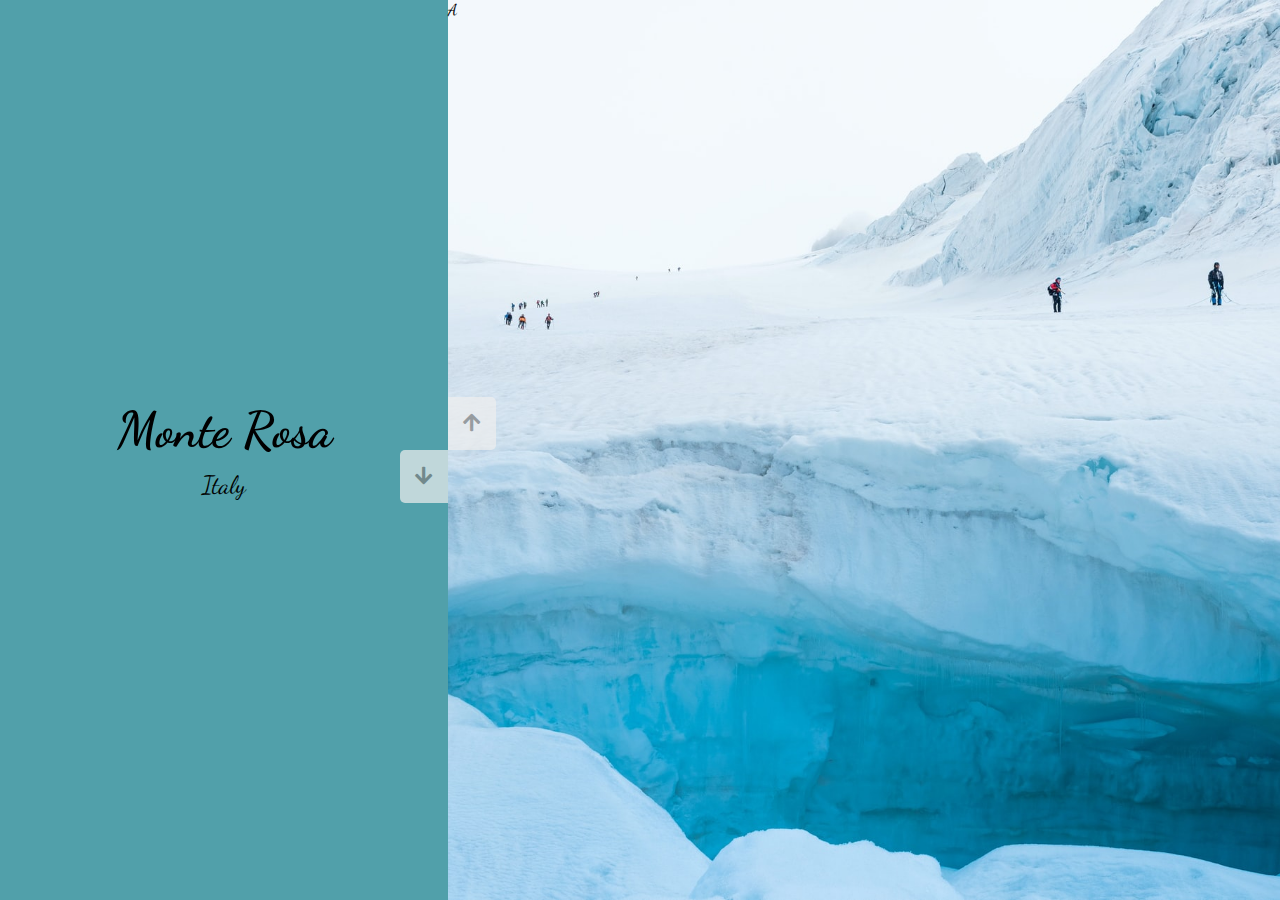
<file: vertical-slider/index.html>
<!DOCTYPE html>
<html lang="en">
<head>
  <meta charset="UTF-8">
  <meta http-equiv="X-UA-Compatible" content="IE=edge">
  <meta name="viewport" content="width=device-width, initial-scale=1.0">
  <link rel="stylesheet" href="style.css">
  <link rel="preconnect" href="https://fonts.googleapis.com">
  <link rel="preconnect" href="https://fonts.gstatic.com" crossorigin>
  <link href="https://fonts.googleapis.com/css2?family=Dancing+Script&display=swap" rel="stylesheet">

  <link rel="stylesheet" href="https://cdnjs.cloudflare.com/ajax/libs/font-awesome/5.15.1/css/all.min.css">

  <title>Vertical Slider</title>
</head>
<body>
  <div class="main-container">

    <div class="left-slider">
      <div class="left-slider__item" style="background: rgb(214, 178, 111)">
        <h1 class="left-slider__title">
          Lake Powel
        </h1>
        <p class="left-slider__descr">
          Arisona, USA
        </p>
      </div>
      <div class="left-slider__item" style="background: rgb(58, 87, 20)">
        <h1 class="left-slider__title">
          Quiraing
        </h1>
        <p class="left-slider__descr">
          Portree, United Kingdom
        </p>
      </div>
      <div class="left-slider__item" style="background: rgb(194, 53, 72)">
        <h1 class="left-slider__title">
          Oljato-Monument Valley
        </h1>
        <p class="left-slider__descr">
          United States
        </p>
      </div>
      <div class="left-slider__item" style="background: rgb(81, 160, 170)">
        <h1 class="left-slider__title">
          Monte Rosa
        </h1>
        <p class="left-slider__descr">
          Italy
        </p>
      </div>

    </div>

    <div class="right-slider">
      
      <div class="right-slider__item" style="background-image: url(./img/Monte-Rosa.jpg)">A</div>
      <div class="right-slider__item" style="background-image: url(./img/Oljato-Monument-Valley.jpg)">B</div>
      <div class="right-slider__item" style="background-image: url(./img/quiraing.jpg)">C</div>
      <div class="right-slider__item" style="background-image: url(./img/lake-powel.jpg)">D</div>
      
    </div>

    <div class="control-buttons">
      <button class="down-button">
        <i class="fas fa-arrow-down"></i> 
      </button>
      <button class="up-button">
        <i class="fas fa-arrow-up"></i>
      </button>
    </div>

  </div>
<script src="./app.js"></script>

</body>
</html>
</file>
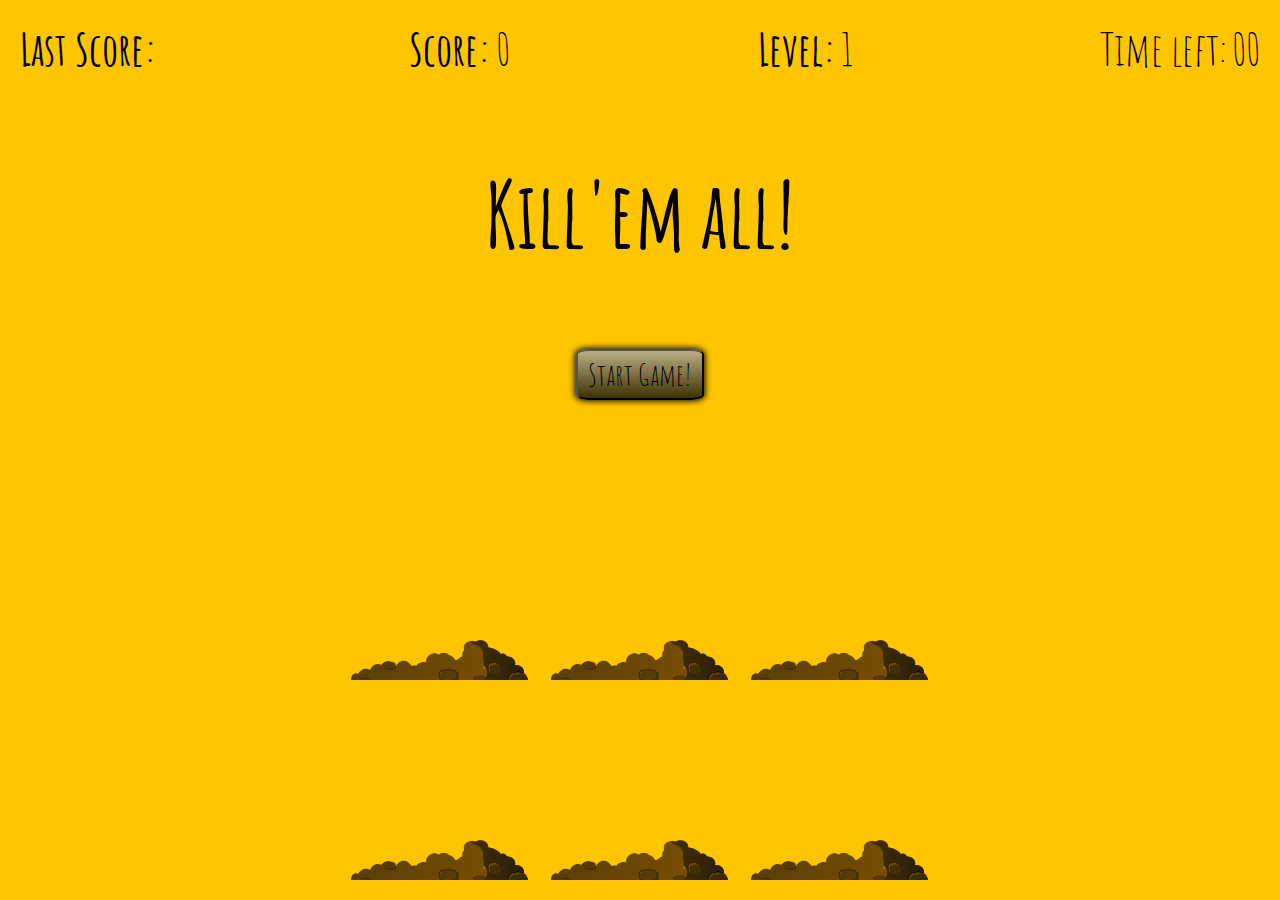
<file: whack-a-mole/index.html>
<!DOCTYPE html>
<html lang="en">
<head>
  <meta charset="UTF-8">
  <meta http-equiv="X-UA-Compatible" content="IE=edge">
  <meta name="viewport" content="width=device-width, initial-scale=1.0">
  <link rel="stylesheet" href="./style.css">
  <link rel="preconnect" href="https://fonts.googleapis.com">
  <link rel="preconnect" href="https://fonts.gstatic.com" crossorigin>
  <link href="https://fonts.googleapis.com/css2?family=Amatic+SC:wght@700&display=swap" rel="stylesheet">
  <title>Whack-A-Mole</title>
</head>
<body>
  <div class="main-container">

    <div class="info">
      <div class="last-score">
        <h2 class="last-score__title">
          Last Score:
        </h2>
        <span class="last-score__result">0</span>
      </div>

      <div class="cur-score">
        <h2 class="cur-score__title">
          Score:
        </h2>
        <span class="cur-score__result"></span>
      </div>
      <div class="level">
        <h2 class="level__title">
          Level:
        </h2>
        <span class="level__number"></span>
      </div>
      <div class="time">
        <div class="time__title">
          Time left:
        </div>
        <span class="time__left">00</span>
      </div>

    </div>

    <h1 class="main-title">
      Kill'em all!
    </h1>

    <button class="btn-start">Start Game!</button>

    <div class="game-square">
      <div class="hole hole1">
        <div class="mole"></div>
      </div>
      <div class="hole hole2">
        <div class="mole"></div>
      </div>
      <div class="hole hole3">
        <div class="mole"></div>
      </div>
      <div class="hole hole4">
        <div class="mole"></div>
      </div>
      <div class="hole hole5">
        <div class="mole"></div>
      </div>
      <div class="hole hole6">
        <div class="mole"></div>
      </div>
    </div>

  </div>

  <script src="./index.js"></script>
  
</body>
</html>
</file>
<file: css/style.css>
html, body, div, span, applet, object, iframe,
h1, h2, h3, h4, h5, h6, p, blockquote, pre,
a, abbr, acronym, address, big, cite, code,
del, dfn, em, img, ins, kbd, q, s, samp,
small, strike, strong, sub, sup, tt, var,
b, u, i, center,
dl, dt, dd, ol, ul, li,
fieldset, form, label, legend,
table, caption, tbody, tfoot, thead, tr, th, td,
article, aside, canvas, details, embed,
figure, figcaption, footer, header, hgroup,
menu, nav, output, ruby, section, summary,
time, mark, audio, video {
  margin: 0;
	padding: 0;
	border: 0;
	font-size: 100%;
	font: inherit;
	vertical-align: baseline;
}

a {
  text-decoration: none;
  color: inherit;
}

html {
  box-sizing: border-box;
  scroll-behavior: smooth;
}

*,
*::before,
*::after {
  box-sizing: inherit;
}

body {
  font-family: 'Merienda', cursive;
  font-style: normal;
  font-weight: normal;
  font-size: 24px;
  color: rgb(184, 178, 178);
  background: linear-gradient(to left, rgb(51, 51, 51) 25%, rgb(83, 83, 83) 75%);
}

img {
  max-width: 100%;
  height: auto;
}

.container {
  max-width: 1170px;
  margin: 0 auto;
  padding: 0 20px;
}

.main-title {
  font-size: 36px;
  text-shadow: 1px 1px 2px black;
  margin: 0 auto;
  margin-bottom: 20px;
  color: yellow;
}

.main-header {
  position: fixed;
  width: 100%;
  top: 0;
  left: 0;
  z-index: 999;
  transition: all 0.3s;
}

.main-header_active {
  background: linear-gradient(to left, rgb(32, 32, 32) 25%, rgb(58, 58, 58) 75%);
}

.main-header__wrapper {
  display: flex;
  flex-wrap: wrap;
  align-items: center;
  justify-content: space-between;
  max-width: 1170px;
  margin: 0 auto;
  padding: 20px;
  transition: all 0.3s;
}

.main-header__wrapper_active {
  padding: 0 20px;
}

.main-header__logo-pic {
  width: 70px;
  height: 70px;
  object-fit: cover;
  filter: drop-shadow(6px 6px 2px);

  animation-name: jumping;
  animation-duration: 1s;
  animation-delay: 1s;
  animation-fill-mode: backwards;
  animation-timing-function: ease-in;

  transition: transform 0.3s;
}

.main-header__logo-pic:hover {
  transform: scale(1.2);
}

@keyframes jumping {
  0% {
    transform: translateY(-90px);
  }
  45% {
    transform: translateY(0);
  }
  55% {
    transform: translateY(-10px);
  }
  75% {
    transform: translateY(0);
  }
  90% {
    transform: translateY(-4px);
  }
  100% {
    transform: translateY(0);
  }
}

.main-header__menu-list {
  display: flex;
  flex-wrap: wrap;
  column-gap: 40px;
  list-style: none;
  color: yellow;
}

.main-header__menu-list-item-link {
  position: relative;
  text-decoration: none;
}

.main-header__menu-list-item-link::after {
  position: absolute;
  content: '';
  bottom: -15px;
  left: 0;
  height: 2px;
  width: 100%;
  opacity: 0;
  background-color: yellow;
  transition: all 0.3s;
}

.main-header__menu-list-item-link:hover::after {
  transform: translateY(-10px);
  opacity: 1;
}

.main-header__menu-burger {
  position: fixed;
  border: none;
  top: 70px;
  right: 0;
  width: 190px;
  line-height: 50px;
  padding: 10px;
  border-radius: 10px;
  background: linear-gradient(to left, rgb(32, 32, 32) 25%, rgb(58, 58, 58) 75%);
  transform: translateX(190px);
  opacity: 0.9;
  transition: transform 0.3s;
}

.main-header__menu-burger_active {
  transform: translateX(0px);
}

.main-header__menu-list_burger {
  display: flex;
  flex-direction: column;
  list-style: none;
  color: yellow;
}

.main-header__burger {
  display: none;
}

.burger-line-top {
  position: absolute;
  width: 100%;
  height: 4px;
  top: 0;
  left: 0;
  background-color: yellow;
  transition: all 0.3s linear;
}

.burger-line-top_active {
  transform: translateY(8px) rotate(45deg);
}

.burger-line-middle {
  display: block;
  margin: auto 0;
  width: 100%;
  height: 4px;
  background-color: yellow;
  transition: all 0.3s linear;
}

.burger-line-middle_active {
  width: 0;
}

.burger-line-bottom {
  position: absolute;
  bottom: 0;
  left: 0;
  width: 100%;
  height: 4px;
  background-color: yellow;
  transition: all 0.3s linear;
} 

.burger-line-bottom_active {
  transform: translateY(-8px) rotate(-45deg);
}

.promo {
  margin-top: 118px;
  margin-bottom: 30px;
}

.promo__wrapper {
  display: flex;
  column-gap: 20px;
}

.promo__descr {
  display: flex;
  flex-direction: column;
  justify-content: center;
  flex-basis: 40%;
}

.promo__title {
  font-size: 40px;
  color: black;
  text-shadow: 1px 1px 2px black;
}

.promo__img {
  display: flex;
  align-items: center;
  justify-content: center;
  flex-basis: 60%;
}

.promo__img-wrap {
  overflow: hidden;
  border-radius: 10px;
  box-shadow: 2px 2px 12px 2px rgb(39, 38, 38);
}

.promo__img-pic {
  display: block;
  transition: transform 0.3s;
}

.promo__img-pic:hover,
.promo__img-pic:active,
.promo__img-pic:focus {
  transform: scale(1.2);
}

.about__wrapper {
  display: flex;
  flex-direction: column;
  padding: 20px 0;
}

.main-link {
  text-decoration: underline;
  transition: color 0.3s;
}

.main-link:hover {
  color: yellow;
}

.skills__wrapper {
  display: flex;
  flex-direction: column;
  padding: 20px 0;
}

.skills__soft {
  margin-bottom: 10px;
}

.skills__title {
  font-size: 30px;
  text-decoration: underline;
}

.skills__list {
  padding-left: 24px;
}

.code__wrapper {
  display: flex;
  flex-direction: column;
  padding: 20px 0;
}

.code-title {
  font-size: 26px;
  margin-bottom: 20px;
  cursor: pointer;
}

.code-title-button {
  align-self: flex-start;
  background-color: yellow;
  font-size: 26px;
  padding: 5px 10px;
  border-radius: 10px;
  cursor: pointer;
}

.code-example_disabled {
display: none;
}

.code-example_active {
display: block;
} 

code {
  border-radius: 5px;
  white-space: pre-wrap;
}

.projects__wrapper {
  display: flex;
  flex-direction: column;
  padding: 20px 0;
}

.projects__items {
  column-gap: 20px;
  row-gap: 20px;
  display: grid;
  grid-template-columns: repeat(4, 1fr);
}

.projects__item {
  grid-column: span 2;
  border-radius: 5px;
  padding: 10px;
  background: rgb(51, 49, 49);
  transition: all 0.3s;
}

.projects__item-link {
  display: flex;
  flex-direction: column;
  width: 100%;
  height: 100%;
}

.projects__item:hover {
  box-shadow: 0 0 7px 2px;
  transform: scale(1.01);
}

.projects__item-title {
  font-size: 30px;
  color: rgb(155, 155, 25);
  margin-bottom: 10px;
}

.projects__item-img {
  margin-bottom: 10px;
  height: 450px;
}

.projects__item-pic {
  display: block;
  width: 100%;
  height: 100%;
  object-fit: cover;
}

.contacts__wrapper {
  display: flex;
  flex-direction: column;
  padding: 20px 0;
}

.contacs__list {
  padding-left: 24px;
}

.main-footer__wrapper {
  padding: 30px 0;
}

.main-footer__list {
  display: flex;
  flex-wrap: wrap;
  justify-content: space-around;
  align-items: center;
  list-style: none;
  margin: auto;
}

.main-footer__list-item-link {
  display: block;
  transition: color 0.3s;
} 

.main-footer__list-item-link:last-child {
  width: 80px;
  height: 40px;
}

.main-footer__list-item-link:hover {
  color: yellow;
}

.main-footer__list-item-link img {
  width: 100%;
  height: 100%;
  object-fit: contain;
}

.up-button {
  display: none;
  position: fixed;
  cursor: pointer;
  width: 50px;
  height: 50px;
  background: rgb(184, 178, 178);
  border-radius: 5px;
  box-shadow: 3px 3px 10px;
  opacity: 0.3;
  right: 50px;
  bottom: 50px;
  z-index: 999;
  transition: all 0.3s;
}

.up-button:hover {
  opacity: 0.7;
}

.up-button_active {
  display: block;
}

@media screen and (max-width: 992px) {
  .main-header__menu-list {
    column-gap: 30px;
  }
  .promo__title {
    font-size: 32px;
  }
  .projects__item-img {
    height: 350px;
  }
}

@media screen and (max-width: 890px) {
  .projects__item-img {
    height: 300px;
  }
}

@media screen and (max-width: 776px) {
  .main-header__menu-list_hidden {
    display: none;
  }
  .main-header__burger {
    display: flex;
    position: relative;
    width: 30px;
    height: 20px;
    cursor: pointer;
  }
  .promo__wrapper {
    flex-direction: column;
  }
  .projects__item {
    grid-column: span 4;
    padding: 20px;
  }
  .projects__item-img {
    height: 450px;
  }
  .up-button {
    right: 30px;
    bottom: 30px;
  }
}

@media screen and (max-width: 576px) {
  .container {
    padding: 0 10px;
  }
  .projects__item {
    padding: 10px;
  }
  .projects__item-img {
    height: 400px;
  }
}

@media screen and (max-width: 480px) {
  .projects__item-img {
    height: 320px;
  }
}
</file>
<file: museum/css/style.css>
html {
  box-sizing: border-box;
  scroll-behavior: smooth;
}

*,
*::before,
*::after {
  box-sizing: inherit;
}

body {
  font-family: "Roboto", "Arial", sans-serif;
  font-style: normal;
  font-weight: 300;
  font-size: 22px;
  color: #000000;
}

img {
  max-width: 100%;
  height: auto;
}

/* .main-container {
  max-width: 1920px;
  margin: 0 auto;
} */

.container {
  max-width: 1440px;
  margin: 0 auto;
}

.main-title {
  font-family: "Forum", "Arial", sans-serif;
  font-style: normal;
  font-weight: normal;
  font-size: 80px;
  line-height: 90px;
  letter-spacing: 5px;
  text-transform: uppercase;
  position: relative;
}

.main-title_white {
  color: #FFFFFF;;
}

.main-title_gold {
  color: #9D8665;
}



/* Header styles start */

.main-header {
  position: fixed;
  top: 74px;
  left: 0;
  width: 100%;
  /* left: 50%;
  transform: translateX(-50%);
  width: 1920px; */
  z-index: 999;
  transition: all 0.5s;
}

.main-header_active {
  top: 0;
  padding: 10px 0;
  background-color: #710707;
  opacity: 0.9;
  transition: all 0.5s;
}

.main-header__wrapper {
  display: flex;
  flex-wrap: wrap;
  justify-content: space-between;
}

.logo__link {
  display: flex;
  flex-wrap: wrap;
  align-items: center;
  text-decoration: none;
}

.logo__pic {
  margin-right: 20px;
  transition: all 0.5s linear;
}

.logo__link:hover .logo__pic, 
.logo__link:active .logo__pic,
.logo__link:focus .logo__pic {
  transform: scale(1.2);
  filter: invert(57%) sepia(33%) saturate(351%) hue-rotate(356deg) brightness(88%) contrast(88%);
}

.logo__title {
  font-family: "Forum", "Arial", sans-serif;
  font-style: normal;
  font-weight: normal;
  font-size: 28px;
  line-height: 50px;
  letter-spacing: 5px;
  text-transform: uppercase;
  color: #FFFFFF;
  transition: color 0.5s;
}

.logo__link:hover .logo__title, 
.logo__link:active .logo__title,
.logo__link:focus .logo__title {
  color: #9D8665;
}

.main-nav__list {
  display: flex;
  flex-wrap: wrap;
  align-items: center;
  column-gap: 76px;
  list-style: none;
}

.main-nav__link {
  display: block;
  position: relative;
  text-decoration: none;
  font-family: "Roboto", "Arial", sans-serif;
  font-style: normal;
  font-weight: 200;
  font-size: 22px;
  line-height: 50px;
  letter-spacing: 2px;
  color: #FFFFFF;
  transition: color 0.5s;
}

.main-nav__link:hover,
.main-nav__link:active, 
.main-nav__link:focus {
  color: #9D8665;
}

.main-header__wrapper .main-nav__link::after {
  position: absolute;
  content: "";
  bottom: -10px;
  left: 0;
  width: 100%;
  height: 2px;
  background-color: #9D8665;
  opacity: 0;
  transition: all 0.5s;
}

.main-header__wrapper .main-nav__link:hover::after,
.main-header__wrapper .main-nav__link:active::after,
.main-header__wrapper .main-nav__link:focus::after {
  bottom: 0;
  opacity: 1;
}

/* Header styles end */



/* Welcome styles start */

.welcome {
  position: relative;
  background-color: #030303;
  background-image: url(../img/welcome/welcome-bg_1.jpg);
  background-size: 1000px 750px;
  background-repeat: no-repeat;
  background-position: left calc(50% + 220px) bottom 60px;
  height: 960px;
  padding-top: 314px;
}

.welcome__wrapper {
  /* position: relative; */
  display: flex;
  flex-direction: column;
  /* align-items: flex-end; */
  
}

.welcome__intro {
  display: flex;
  flex-wrap: wrap;
  max-width: 598px;
}

.welcome__text {
  margin-top: 26px;
  font-family: "Roboto", "Arial", sans-serif;
  font-style: normal;
  font-weight: 300;
  font-size: 28px;
  line-height: 33px;
  letter-spacing: 2px;
  color: #FFFFFF;
}

.welcome__button {
  display: block;
  text-decoration: none;
  font-family: "Roboto", "Arial", sans-serif;
  font-style: normal;
  font-weight: 200;
  font-size: 22px;
  line-height: 26px;
  letter-spacing: 2px;
  color: #FFFFFF;
  margin-top: 76px;
  padding: 24.5px 66px;
  background: #710707;
  border-radius: 10px;
  transition: all 0.5s;
}

.welcome__button:hover, 
.welcome__button:focus {
  background: #9D8665;
  transition: all 0.5s;
}

.welcome__button:active {
  box-shadow: inset 0px 0px 4px 2px;
  transition: 0.3s;
}

.welcome__slider {
  position: absolute;
  display: flex;
  width: 600px;
  height: 120px;
  left: calc(50% + 120px);
  bottom: 0;
  background: #030303;
}

.welcome__slider-wrap {
  display: flex;
  justify-content: center;
  align-items: center;
  margin: auto;
}

.welcome__numbers {
  display: flex;
  justify-content: space-between;
  width: 76px;
  margin-right: 55px;
}

.welcome__numbers-item {
  display: block;
  font-family: "Roboto", "Arial", sans-serif;
  font-style: normal;
  font-weight: normal;
  font-size: 22px;
  line-height: 40px;
  text-transform: uppercase;
  color: #FFFFFF;
}

.welcome__carousel {
  display: flex;
  column-gap: 25px;
  margin-right: 60px;
}

.welcome__carousel-slide {
  width: 16px;
  height: 16px;
  background: #FFFFFF;
  cursor: pointer;
  transition: all 0.3s;
}

.welcome__carousel-slide:hover {
  background: #D2B183;
}

.welcome__carousel-slide_active {
  background: #D2B183;
}

.welcome__arrows {
  display: flex;
  justify-content: space-between;
  max-width: 80px;
}

.welcome__arrows-btn {
  border: none;
  background: none;
  transition: all 0.3s;
}

.welcome__arrows-btn_left:hover {
  transform: translateX(-5px);
}

.welcome__arrows-btn_right:hover {
  transform: translateX(5px);
}

.welcome__arrows-btn:hover .welcome__arrows-btn-pic {
  filter: invert(57%) sepia(16%) saturate(726%) hue-rotate(356deg) brightness(91%) contrast(85%);
}

/* Welcome styles end */



/* Visiting styles start */

.visiting {
  padding: 75px 0;
}

.visiting__wrapper > .main-title::after {
  position: absolute;
  content: '';
  bottom: -25px;
  left: 0;
  width: 100%;
  height: 3px;
  background: #710707;
}

.visiting__cards {
  margin-top: 103px;
  display: flex;
  flex-wrap: wrap;
  column-gap: 60px;
  row-gap: 78px;
}

.visiting__card-link {
  text-decoration: none;
  display: flex;
  flex-direction: column;
}

.visiting__card-link:hover .visiting__card-title::after,
.visiting__card-link:active .visiting__card-title::after,
.visiting__card-link:focus .visiting__card-title::after {
  width: 100%;
}

.visiting__card-pic {
  margin-bottom: 25px;
}

.visiting__card-title {
  position: relative;
  text-decoration: none;
  font-family: "Forum", "Arial", sans-serif;
  font-style: normal;
  font-weight: normal;
  font-size: 32px;
  line-height: 35px;
  letter-spacing: 5px;
  text-transform: uppercase;
  color: #000000;
  margin-bottom: 21px;
}

.visiting__card-title::after {
  position: absolute;
  content: '';
  bottom: -9px;
  left: 0;
  width: 68.18%;
  height: 2px;
  background: #710707;
  transition: width 0.5s;
}

.visiting__card-virtual {
  font-family: "Roboto", "Arial", sans-serif;
  font-style: normal;
  font-weight: 200;
  font-size: 22px;
  line-height: 26px;
  color: #000000;
  margin-bottom: 10px;
}

.visiting__card-panorama {
  font-family: "Roboto", "Arial", sans-serif;
  font-style: normal;
  font-weight: 200;
  font-size: 18px;
  line-height: 21px;
  color: #000000;
}

/* Visiting styles end */



/* Explore styles start */

.explore {
  background: #030303;
  padding: 75px 0;
}

.explore__wrapper {
  display: flex;
}

.explore__column-descr {
  flex-basis: 50%;
  display: flex;
  flex-direction: column;
  padding-right: 60px;
}

.explore__column-descr > .main-title {
  margin-bottom: 103px;
}


.explore__column-descr > .main-title::after {
  position: absolute;
  content: '';
  bottom: -25px;
  left: 0;
  width: 100%;
  height: 3px;
  background: #710707;
}

.explore__text {
  font-family: "Roboto", "Arial", sans-serif;
  font-style: normal;
  font-weight: 300;
  font-size: 22px;
  line-height: 38px;
  color: #FFFFFF;
  margin-bottom: 25px;
}

.explore__text-color {
  color: #CAAA7D; 
}

.explore__column-pic {
  flex-basis: 50%;
  padding-top: 15px;
}

/* Explore styles end */



/* Video styles start */

.video {
  padding: 90px 0 75px 0;
}

.video__wrapper {
  display: flex;
  flex-direction: column;
}

.video__title {
  display: flex;
  margin-bottom: 75px;
}

.video__title > .main-title {
  flex-basis: 50%;
}

.video__title-wrap-descr {
  flex-basis: 50%;
  display: flex;
}

.video__title-descr {
  font-family: "Roboto", "Arial", sans-serif;
  font-style: normal;
  font-weight: 300;
  font-size: 22px;
  line-height: 38px;
  color: #000000;
  margin: auto;
}

.video__item {
  display: flex;
  flex-direction: column;
  margin-bottom: 40px;
}

.video__poster {
  position: relative;
}

.video__pic {
  width: 100%;
  height: 100%;
  object-fit: cover;
}

.video__play {
  position: absolute;
  top: 50%;
  left: 50%;
  transform: translate(-50%, -50%);
  width: 220px;
  height: 220px;
  border: none;
  background-color: transparent;
  background-image: url(../img/svg/button-main-play.svg);
  background-repeat: no-repeat;
  background-position: center;
  z-index: 1;
}

.video__controls {
  display: flex;
  flex-wrap: wrap;
  justify-content: space-between;
  align-items: center;
  padding: 25px 41px;
  background: #030303;
}

.video__button {
  border: none;
  background-color: transparent;
  background-repeat: no-repeat;
  background-position: center;
  height: 30px;
}

/* .button-play-prev {
  width: 27px;
  background-image: url(../img/svg/button-play-prev.svg);
  margin-right: 41px;
} */

.button-play {
  width: 23px;
  background-image: url(../img/svg/button-play.svg);
}

/* .button-play-next {
  width: 27px;
  background-image: url(../img/svg/button-play-next.svg);
  margin-right: 41px;
} */

.tape-range {
  width: 929px;
}

.button-sound {
  width: 38px;
  background-image: url(../img/svg/button-sound.svg);
}

.sound-range {
  width: 155px;
}

.button-zoom {
  width: 35px;
  height: 35px;
  background-image: url(../img/svg/button-zoom.svg);
}

.video__slider {
  display: flex;
  flex-direction: column;
}

.video__slider-videos {
  display: flex;
  flex-direction: row;
  justify-content: space-between;
  margin-bottom: 40px;
}

.video__slider-controls {
  display: flex;
  column-gap: 20px;
  margin: 0 auto;
}

.video__slider-btn {
  border: none;
  background: none;
  transition: all 0.3s;
}

.video__slider-btn_left:hover {
  transform: translateX(-5px);
}

.video__slider-btn_right:hover {
  transform: translateX(5px);
}

.video__slider-btn:hover .video__slider-btn-pic {
  filter: invert(15%) sepia(66%) saturate(2105%) hue-rotate(337deg) brightness(90%) contrast(119%);
}

.video__slider-item {
  cursor: pointer;
}

.video__slider-item:hover .video__slider-item-pic {
  filter: invert(15%) sepia(66%) saturate(2105%) hue-rotate(337deg) brightness(90%) contrast(119%);
}

/* Video styles end */


/* Gallery styles start */

.gallery {
  position: relative;
  background: #030303;
  padding: 75px 0 0 0;
}

.gallery__pictures {
  display: flex;
  column-gap: 36px;
  margin-top: 75px;
  height: 2125px;
  overflow: hidden;
}

.gallery__pictures-column {
  display: flex;
  flex-basis: 33.33%;
  flex-direction: column;
  row-gap: 24px;
  justify-content: flex-start;
}

.gallery::after {
  position: absolute;
  content: '';
  bottom: 0;
  left: 0;
  width: 100%;
  height: 360px;
  background: linear-gradient(180deg, rgba(0, 0, 0, 0) 0%, #000000 100%);
  z-index: 1;
}

/* Gallery styles end */

/* Tickets styles start */

.tickets {
  padding: 75px 0;
}

.tickets__wrapper > .main-title::after {
  position: absolute;
  content: '';
  bottom: -25px;
  left: 0;
  width: 100%;
  height: 3px;
  background: #710707;
}

.tickets__info {
  display: flex;
  margin-top: 103px;
}

.tickets__column-img {
  flex-basis: 50%;
}

.tickets__column-choose {
  flex-basis: 50%;
  display: flex;
  flex-wrap: wrap;
  padding-left: 60px;
  justify-content: space-between;
}

.tickets__type {
  display: flex;
  flex-wrap: wrap;
  flex-direction: column;
}

.tickets__subtitle {
  font-family: "Roboto", "Arial", sans-serif;
  font-style: normal;
  font-weight: bold;
  font-size: 28px;
  line-height: 33px;
  color: #000000;
}

.tickets__type-item {
  display: block;
  position: relative;
  font-family: "Roboto", "Arial", sans-serif;
  font-style: normal;
  font-weight: 300;
  font-size: 22px;
  line-height: 26px;
  color: #000000;
  padding-left: 40px;
  margin-top: 50px;
  cursor: pointer;
}

.tickets__type-item input {
  position: absolute;
  top: 0;
  left: 0;
  opacity: 0;
  width: 100%;
  height: 100%;
  cursor: pointer;
}

.tickets__type-item-checkmark {
  position: absolute;
  top: 4px;
  left: 0;
  width: 17px;
  height: 17px;
  border: 3px solid #000000;
  background-color: #FFFFFF;
  border-radius: 50%;
}

.tickets__type-item:hover input ~ .tickets__type-item-checkmark {
  background-color: #000000;
}

.tickets__type-item-checkmark::after {
  position: absolute;
  content: "";
  display: none;
  top: 2px;
  left: 2px;
  width: 7px;
  height: 7px;
  background-color: #000000;
  border-radius: 50%;
}

.tickets__type-item input:checked ~ .tickets__type-item-checkmark::after {
  display: block;
}

.tickets__amount {
  display: flex;
  flex-direction: column;
  align-items: flex-end;
  margin-left: auto;
}

.tickets__amount > .tickets__subtitle {
  margin-bottom: 11px;
}

.tickets__amount-title {
  font-family: "Roboto", "Arial", sans-serif;
  font-style: normal;
  font-weight: 300;
  font-size: 22px;
  line-height: 26px;
  color: #000000;
  margin-bottom: 14px;
}

.tickets__amount-wrap {
  display: flex;
  border: 3px solid #000000;
  width: 150px;
  height: 50px;
}

.tickets__amount-btn {
  border: none;
  background-color: transparent;
  width: 50px;
  height: 100%;
  font-family: "Roboto", "Arial", sans-serif;
  font-style: normal;
  font-weight: normal;
  font-size: 32px;
  line-height: 37px;
  text-align: center;
  color: #000000;
}

input[type="number"]::-webkit-outer-spin-button,
input[type="number"]::-webkit-inner-spin-button {
  appearance: none;
  margin: 0;
}

.tickets__amount-input {
  display: block;
  border: none;
  font-family: "Roboto", "Arial", sans-serif;
  font-style: normal;
  font-weight: 300;
  font-size: 22px;
  line-height: 26px;
  text-align: center;
  color: #000000;
}

.tickets__amount > .tickets__amount-item {
  margin-bottom: 35px;
}

.tickets__output-wrap {
  display: flex;
  flex-wrap: nowrap;
  font-family: "Roboto", "Arial", sans-serif;
  font-style: normal;
  font-weight: bold;
  font-size: 28px;
  line-height: 33px;
  letter-spacing: 1.65px;
  color: #000000;
  margin-top: 15px;
}

.tickets__submit-btn {
  display: flex;
  justify-content: center;
  align-items: center;
  width: 175px;
  height: 50px;
  margin-top: 50px;
  font-family: "Roboto", "Arial", sans-serif;
  font-style: normal;
  font-weight: 300;
  font-size: 22px;
  line-height: 26px;
  letter-spacing: 2px;
  border-radius: 2px;
  background: #000000;
  color: #FFFFFF;
}

.tickets__submit-btn:hover, 
.tickets__submit-btn:focus {
  box-shadow: 0px 0px 4px 2px;
  color: #000000;
  background: #9D8665;
  transition: all 0.5s;
}

.tickets__submit-btn:active {
  box-shadow: inset 0px 0px 4px 2px;
  transition: 0.3s;
}

/* Tickets styles end */

.parallax {
  width: 100%;
  height: 400px;
  background-image: url(../img/parallax.jpg);
  background-size: cover;
  background-repeat: no-repeat;
  background-attachment: fixed;
  border: 1px solid #000000;
  filter: drop-shadow(0px 4px 4px rgba(0, 0, 0, 0.25));
}

/* Parallax styles start */


/* Parallax styles end */


/* Contacts styles start */

.contacts {
  margin: 75px 0;
}

.contacts__wrapper > .main-title::after {
  position: absolute;
  content: '';
  bottom: -25px;
  left: 0;
  width: 100%;
  height: 3px;
  background: #710707;
}

.contacts__info {
  display: flex;
  flex-wrap: wrap;
  justify-content: space-between;
  margin-top: 103px;
}

.contacts__column-text {
  display: flex;
  flex-direction: column;
}

.contacts__subtitle {
  font-family: "Roboto", "Arial", sans-serif;
  font-style: normal;
  font-weight: 500;
  font-size: 28px;
  line-height: 33px;
  color: #000000;
  margin-bottom: 36px;
}

.contacts__list {
  display: flex;
  flex-direction: column;
  row-gap: 20px;
  list-style: none;
}

.contats__list-item {
  font-family: "Roboto", "Arial", sans-serif;
  font-style: normal;
  font-weight: 300;
  font-size: 22px;
  line-height: 26px;
  color: #000000;
}

/* Contacts styles end */



/* Footer styles start */

.main-footer {
  position: relative;
  padding: 75px 0 50px 0;
  background: #030303;
}

.main-footer::after {
  position: absolute;
  content: '';
  left: 0;
  top: 265px;
  width: 100%;
  height: 3px;
  background: #666666;
}

.main-footer__wrapper-one {
  display: flex;
  flex-wrap: wrap;
  margin-bottom: 103px;
}

.main-nav_footer {
  width: 366px;
  margin-left: 145px;
  margin-right: auto;
}

.main-nav_footer .main-nav__list_footer {
  display: grid;
  grid-template-columns: 183px 183px;
}

.add-nav {
  align-self: flex-end;
}

.add-nav__list {
  display: flex;
  flex-wrap: wrap;
  column-gap: 24px;
}

.add-nav__item {
  width: 48px;
  height: 48px;
}

.add-nav__link {
  text-decoration: none;
}

.add-nav__pic {
  transition: filter 0.5s;
}

.add-nav__link:hover .add-nav__pic {
  filter: invert(57%) sepia(33%) saturate(351%) hue-rotate(356deg) brightness(88%) contrast(88%);
}

.main-footer__wrapper-two {
  display: flex;
  justify-content: space-between;
  font-family: "Roboto", "Arial", sans-serif;
  font-style: normal;
  font-weight: 200;
  font-size: 22px;
  line-height: 22px;
  letter-spacing: 2px;
  color: #FFFFFF;
}

.main-footer__wrapper-two-link {
  text-decoration: none;
  color: #FFFFFF;
  transition: color 0.5s;
}

.main-footer__wrapper-two-link:hover,
.main-footer__wrapper-two-link:active, 
.main-footer__wrapper-two-link:focus {
  color: #9D8665;
}

/* Footer styles end */
</file>
<file: vertical-slider/style.css>
* {
  box-sizing: border-box;
  margin: 0;
  padding: 0;
}

body {
  height: 100vh;
  font-family: 'Dancing Script', cursive;
}

.main-container {
  position: relative;
  width: 100vw;
  height: 100vh;
  overflow: hidden;
}

.left-slider {
  position: absolute;
  top: 0;
  left: 0;
  width: 35%;
  height: 100%;
}

.left-slider__item {
  display: flex;
  flex-direction: column;
  width: 100%;
  height: 100%;
  justify-content: center;
  align-items: center;
  padding: 15px;
}

.left-slider__title {
  font-size: 50px;
  margin-bottom: 10px;
}

.left-slider__descr {
  font-size: 25px;
}

.right-slider {
  position: absolute;
  top: 0;
  left: 35%;
  width: 65%;
  height: 100%;
}

.right-slider__item {
  width: 100%;
  height: 100%;
  background-size: cover;
  background-repeat: no-repeat;
  background-position: center;
}

.control-buttons button {
  position: absolute;
  left: 35%;
  top: 50%;
  color: gray;
  font-size: 20px;
  padding: 15px;
  border: none;
  cursor: pointer;
  opacity: 0.7;
  z-index: 100;
}

button:hover {
  color: black;
}

.down-button {
  transform: translateX(-100%);
  border-top-left-radius: 5px;
  border-bottom-left-radius: 5px;
}

.up-button {
  transform: translateY(-100%);
  border-top-right-radius: 5px;
  border-bottom-right-radius: 5px;
}

.transitioned {
  transition: transform 0.5s ease-in-out;
}
</file>
<file: whack-a-mole/style.css>
* {
  box-sizing: border-box;
  margin: 0;
  padding: 0;
}

body {
  height: 100vh;
  font-family: 'Amatic SC', cursive;
  font-size: 45px;
}

h2 {
  font-size: inherit;
}

.main-container {
  display: flex;
  flex-direction: column;
  justify-content: space-between;
  position: relative;
  width: 100vw;
  height: 100vh;
  padding: 20px;
  background: #ffc600;
}

.info {
  display: flex;
  flex-wrap: wrap;
  justify-content: space-between;
}

.info div {
  display: flex;
  column-gap: 5px;
}

.level {
  transition: all 0.5s;
}

.main-title {
  font-size: 90px;
  margin: 0 auto;
}

.btn-start {
  font-family: 'Amatic SC', cursive;
  font-size: 30px;
  padding: 5px 10px;
  margin: 0 auto;
  border-radius: 10%;
  cursor: pointer;
  background: linear-gradient(#b9ae84, #3f3203);
  box-shadow: 0 0 6px 1px;
}

.game-square {
  display: flex;
  flex-wrap: wrap;
  width: 600px;
  height: 400px;
  margin: 0 auto;
  transition: opacity 0.5s;
}

.hole {
  flex-basis: 33%;
  flex-grow: 1;
  position: relative;
  overflow: hidden;
}

.mole {
  position: absolute;
  width: 100%;
  height: 100%;
  top: 100%;
  background-image: url(./img/clipart_6.png);
  background-position: bottom center;
  background-repeat: no-repeat;
  background-size: contain;
  transition: all 0.4s;
}

.hole::after {
  position: absolute;
  /* display: block; */
  content: '';
  bottom: -30px;
  width: 100%;
  height: 70px;
  background: url(./img/dirt.svg) bottom center no-repeat;
  background-size: contain;
  z-index: 2;
}

.hole.up .mole {
  top: 0;
}

.my-cursor {
  cursor: url(./img/target.png), auto;
}

.change-level {
  border-radius: 5px;
  background: #6d5a17;
  box-shadow: 0 0 6px 1px;
}
</file>
<file: css/an-old-hope.min.css>
pre code.hljs{display:block;overflow-x:auto;padding:1em}code.hljs{padding:3px 5px}/*!
  Theme: An Old Hope – Star Wars Syntax
  Author: (c) Gustavo Costa <gusbemacbe@gmail.com>
  Maintainer: @gusbemacbe

  Original theme - Ocean Dark Theme – by https://github.com/gavsiu
  Based on Jesse Leite's Atom syntax theme 'An Old Hope'
    https://github.com/JesseLeite/an-old-hope-syntax-atom
*/.hljs{background:#1c1d21;color:#c0c5ce}.hljs-comment,.hljs-quote{color:#b6b18b}.hljs-deletion,.hljs-name,.hljs-regexp,.hljs-selector-class,.hljs-selector-id,.hljs-tag,.hljs-template-variable,.hljs-variable{color:#eb3c54}.hljs-built_in,.hljs-link,.hljs-literal,.hljs-meta,.hljs-number,.hljs-params,.hljs-type{color:#e7ce56}.hljs-attribute{color:#ee7c2b}.hljs-addition,.hljs-bullet,.hljs-string,.hljs-symbol{color:#4fb4d7}.hljs-section,.hljs-title{color:#78bb65}.hljs-keyword,.hljs-selector-tag{color:#b45ea4}.hljs-emphasis{font-style:italic}.hljs-strong{font-weight:700}
</file>
